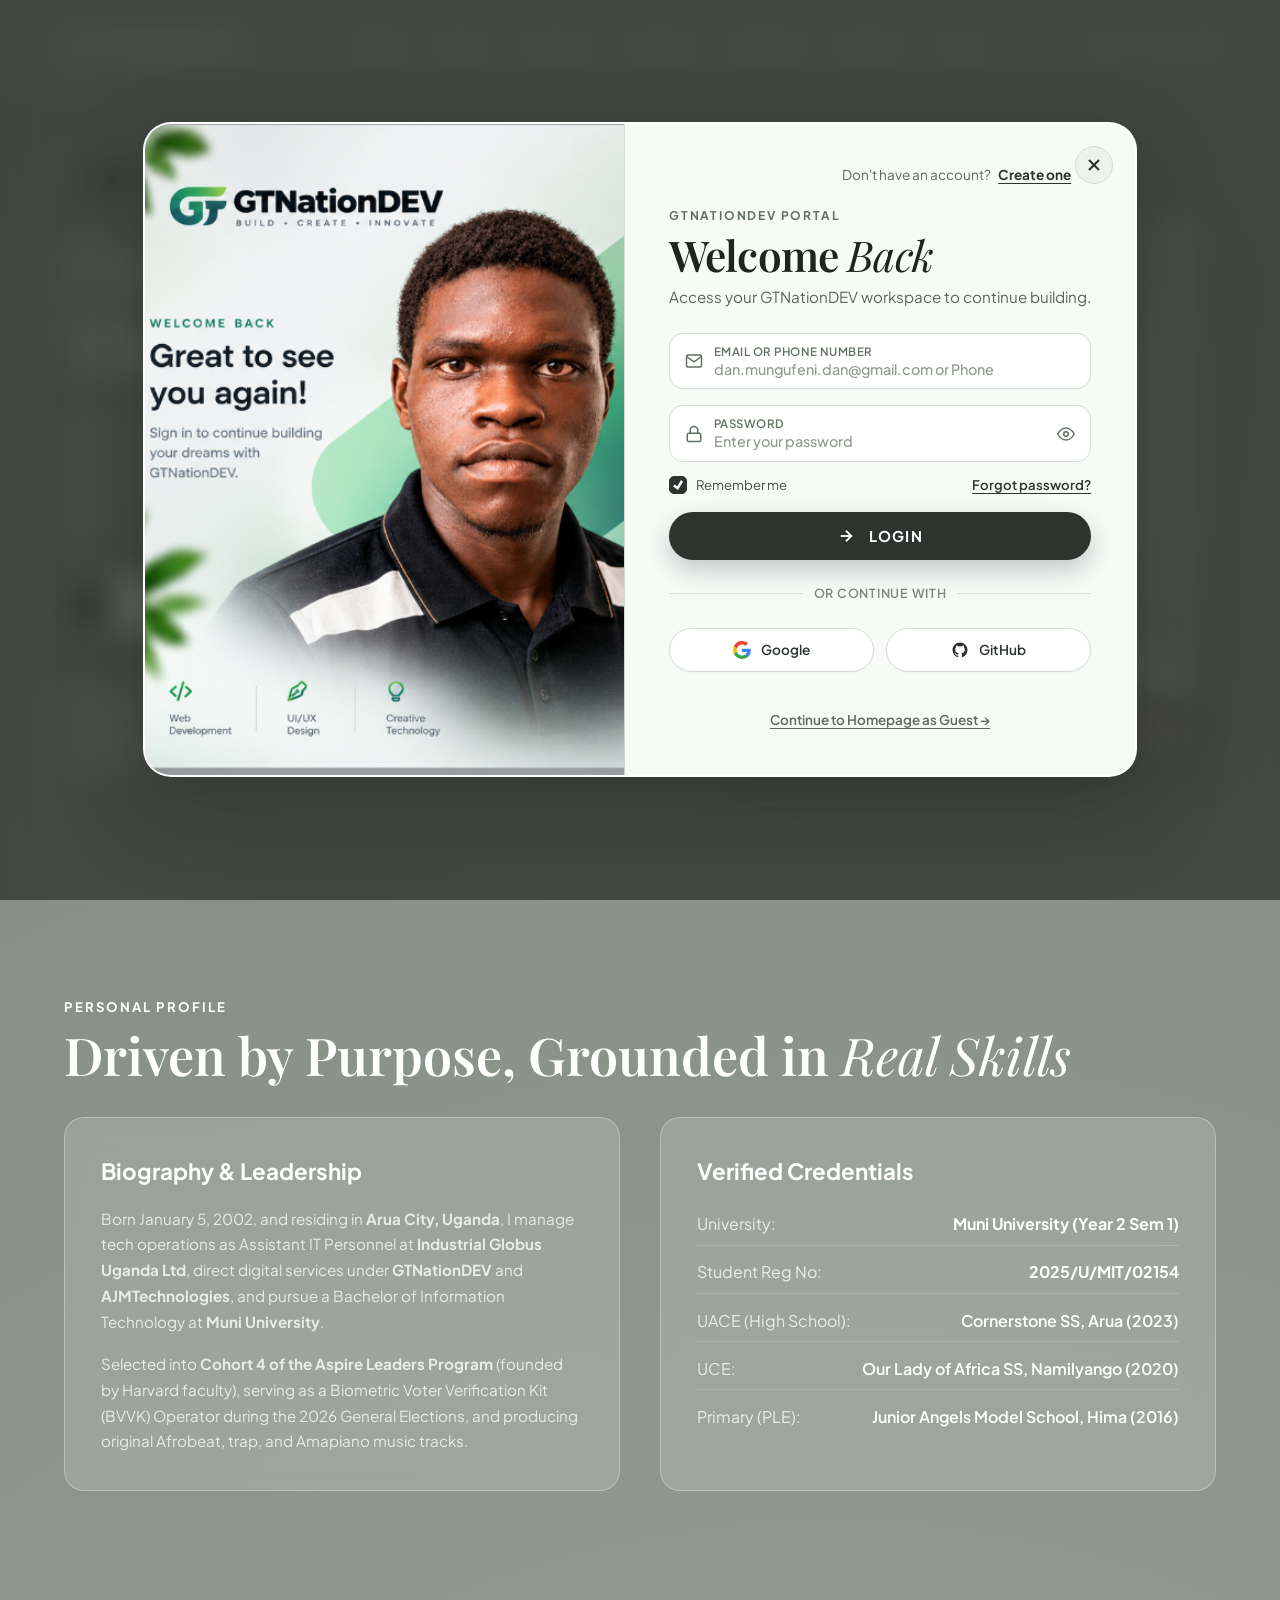
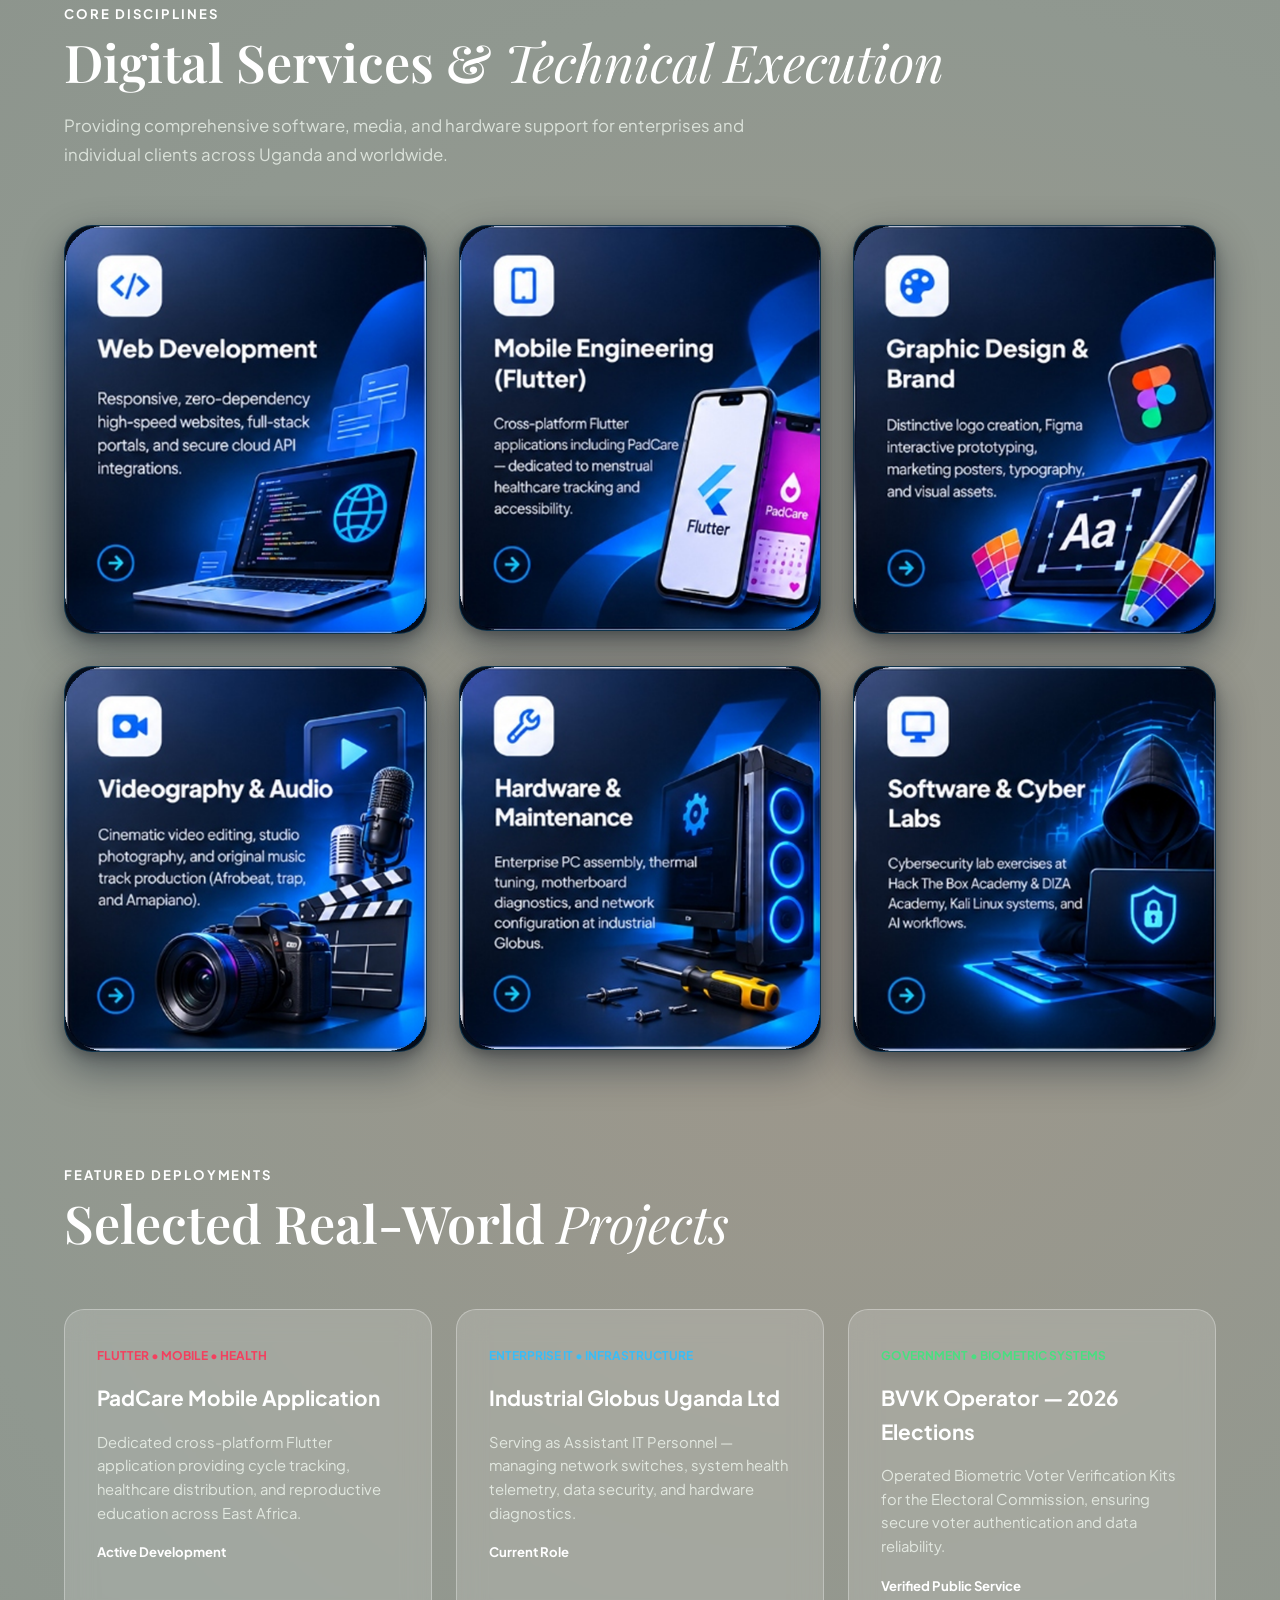
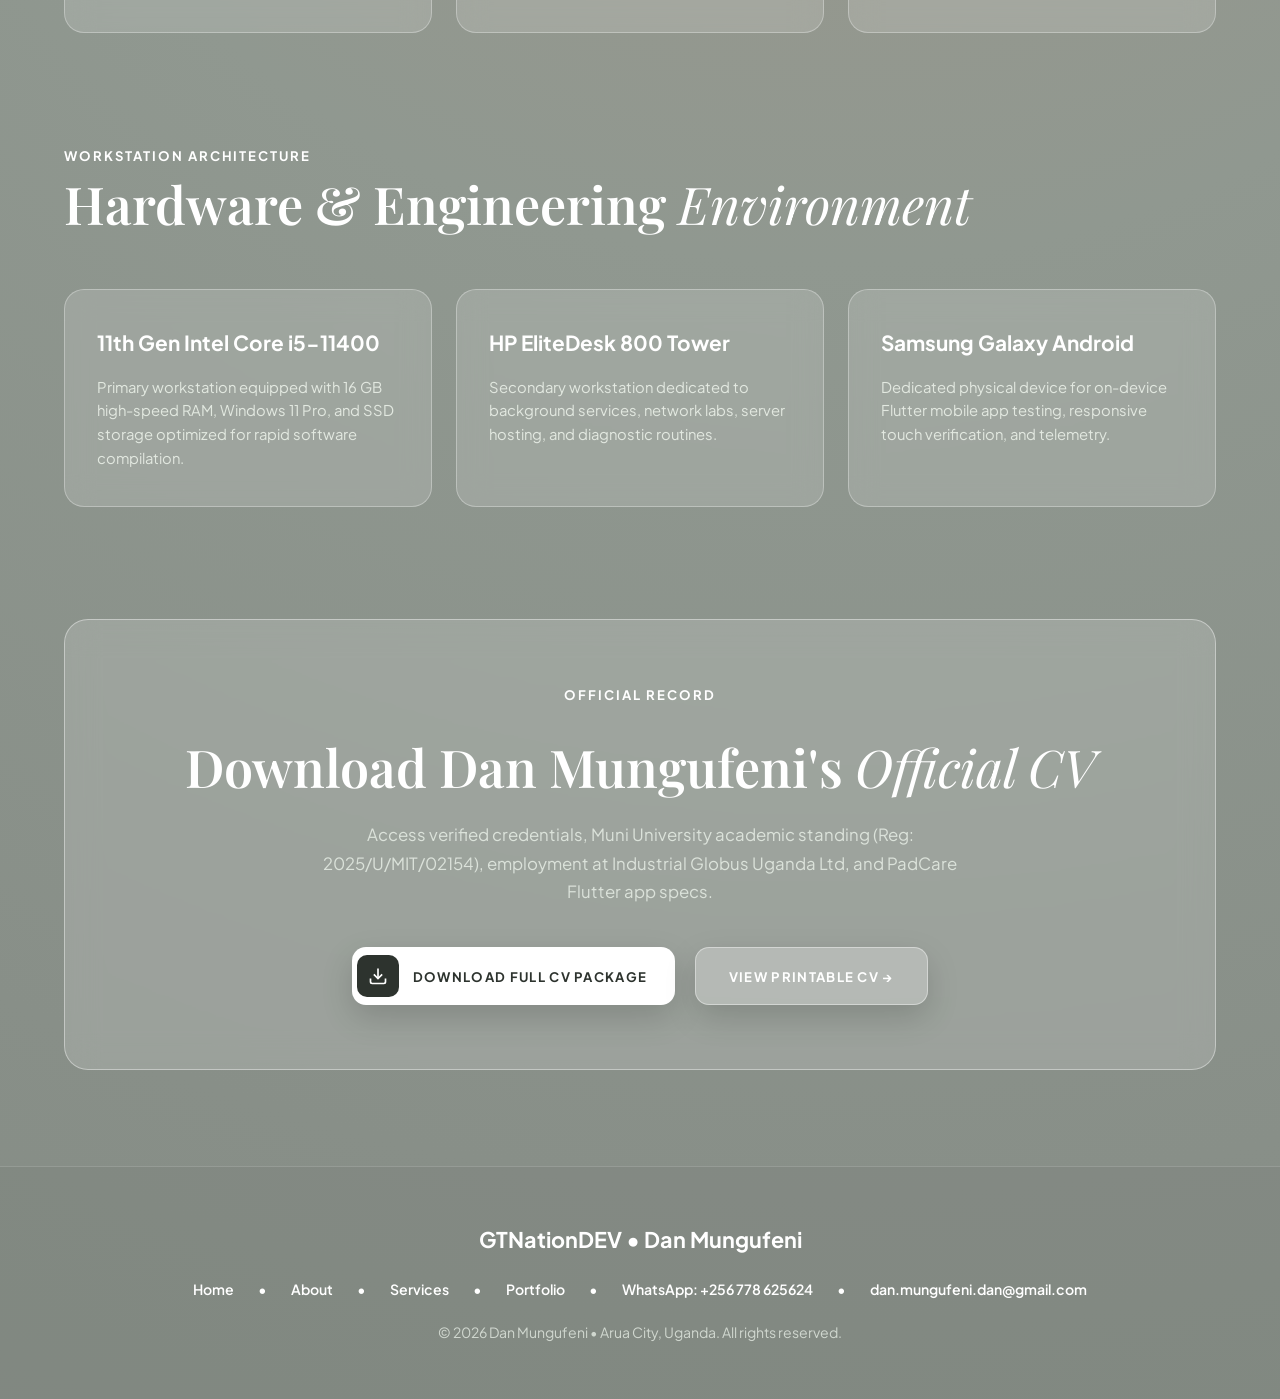
<file: index.html>
<!DOCTYPE html>
<html lang="en">
<head>
  <meta charset="UTF-8">
  <meta name="viewport" content="width=device-width, initial-scale=1.0">
  <title>GTNationDEV | Dan Mungufeni - Web Developer, IT Specialist & Creative Technologist</title>
  <meta name="description" content="Official portfolio of Dan Mungufeni (GTNationDEV) - Web Developer, Assistant IT Personnel at Industrial Globus Uganda Ltd, and BIT Scholar at Muni University.">
  <link rel="stylesheet" href="assets/css/style.css">
  <link rel="icon" type="image/png" sizes="32x32" href="assets/images/favicon-32x32.png">
  <link rel="icon" type="image/png" sizes="16x16" href="assets/images/favicon-16x16.png">
  <link rel="icon" type="image/png" href="assets/images/favicon.png">
  <link rel="shortcut icon" href="favicon.ico">
  <link rel="apple-touch-icon" sizes="180x180" href="assets/images/apple-touch-icon.png">
</head>
<body>

  <!-- ==========================================================================
       TOP NAVIGATION BAR
       ========================================================================== -->
  <header class="nestive-header">
    <div class="nestive-header-inner">
      <!-- Left Logo -->
      <a href="#home" class="nestive-brand">
        <svg class="nestive-brand-icon" viewBox="0 0 24 24" fill="none" stroke="currentColor">
          <path d="M3 10.5L12 3l9 7.5v9a2 2 0 0 1-2 2H5a2 2 0 0 1-2-2v-9z"/>
          <path d="M9 13.5L12 11l3 2.5V18H9v-4.5z"/>
        </svg>
        <span>GTNationDEV</span>
      </a>

      <!-- Center Nav Links with Bullets -->
      <nav class="nestive-nav">
        <a href="#home" class="active">Home</a>
        <span class="nav-bullet">&bull;</span>
        <a href="#about">About</a>
        <span class="nav-bullet">&bull;</span>
        <a href="#services">Services</a>
        <span class="nav-bullet">&bull;</span>
        <a href="#portfolio">Portfolio</a>
        <span class="nav-bullet">&bull;</span>
        <a href="#devices">Hardware</a>
        <span class="nav-bullet">&bull;</span>
        <a href="#resume" data-open-modal="download">Resume</a>
        <span class="nav-bullet">&bull;</span>
        <a href="#login" data-open-modal="login">Login</a>
      </nav>

      <!-- Right Controls -->
      <div class="nestive-controls">
        <button class="lang-selector">
          <span>EN</span>
          <svg width="14" height="14" viewBox="0 0 24 24" fill="none" stroke="currentColor" stroke-width="2.5"><polyline points="6 9 12 15 18 9"></polyline></svg>
        </button>

        <a href="https://wa.me/256778625624" target="_blank" class="icon-btn" title="Contact on WhatsApp">
          <svg width="18" height="18" viewBox="0 0 24 24" fill="none" stroke="currentColor" stroke-width="2.2"><path d="M22 16.92v3a2 2 0 0 1-2.18 2 19.79 19.79 0 0 1-8.63-3.07 19.5 19.5 0 0 1-6-6 19.79 19.79 0 0 1-3.07-8.67A2 2 0 0 1 4.11 2h3a2 2 0 0 1 2 1.72 12.84 12.84 0 0 0 .7 2.81 2 2 0 0 1-.45 2.11L8.09 9.91a16 16 0 0 0 6 6l1.27-1.27a2 2 0 0 1 2.11-.45 12.84 12.84 0 0 0 2.81.7A2 2 0 0 1 22 16.92z"></path></svg>
        </a>

        <button class="icon-btn" title="Sign In Portal" data-open-modal="login">
          <svg width="22" height="22" viewBox="0 0 24 24" fill="none" stroke="currentColor" stroke-width="2.2">
            <line x1="3" y1="6" x2="21" y2="6"></line>
            <line x1="3" y1="12" x2="21" y2="12"></line>
            <line x1="3" y1="18" x2="21" y2="18"></line>
          </svg>
        </button>

        <!-- Dynamic User Pill when Logged In -->
        <div id="headerUserBadge" class="user-profile-badge">
          <img src="assets/images/dan-mungufeni.jpg" alt="User Avatar" class="user-avatar-mini">
          <span id="headerUserName" class="user-name-mini">Dan Mungufeni</span>
          <button id="btnLogout" class="btn-logout-mini" title="Sign Out">
            <svg width="15" height="15" viewBox="0 0 24 24" fill="none" stroke="currentColor" stroke-width="2"><path d="M9 21H5a2 2 0 0 1-2-2V5a2 2 0 0 1 2-2h4"></path><polyline points="16 17 21 12 16 7"></polyline><line x1="21" y1="12" x2="9" y2="12"></line></svg>
          </button>
        </div>
      </div>
    </div>
  </header>

  <!-- ==========================================================================
       HERO SECTION (Matching Mockup Layout with Dan's Details)
       ========================================================================== -->
  <section class="nestive-hero" id="home">
    <div class="nestive-hero-grid">
      <!-- Left Column: Typography, Social Proof & Actions -->
      <div class="nestive-left-col">
        <!-- Avatar Stack Pill with Dan's Real Profile -->
        <div class="social-proof-pill">
          <div style="display: flex; align-items: center;">
            <img src="assets/images/dan-mungufeni.jpg" alt="Dan Mungufeni" style="width: 28px; height: 28px; border-radius: 50%; object-fit: cover; border: 2px solid #ffffff; z-index: 3;">
            <img src="assets/images/avatar-cluster.png" alt="Collaborators" class="avatar-cluster-img" style="margin-left: -10px; z-index: 2;">
          </div>
          <span class="social-proof-text">+100+ digital solutions delivered by &ldquo;GTNationDEV&rdquo;</span>
        </div>

        <!-- Editorial Serif Title -->
        <h1 class="hero-editorial-title">
          <span class="italic-part">Dan Mungufeni</span>
          <span class="roman-part">The Smart Way</span>
        </h1>

        <!-- Subtitle tailored to Dan's real profile -->
        <p class="hero-editorial-desc">
          Web Developer & Assistant IT Personnel at Industrial Globus Uganda Ltd. Muni University BIT scholar delivering web platforms, Flutter mobile apps (PadCare), graphic design, and hardware solutions &mdash; just four steps away from scalable reality!
        </p>

        <!-- CTA Buttons -->
        <div style="display: flex; gap: 1rem; flex-wrap: wrap; align-items: center; margin-bottom: 3.5rem;">
          <!-- Primary Split Button: See Portfolio -->
          <a href="#portfolio" class="split-cta-button" style="margin-bottom: 0;">
            <div class="split-cta-icon-box">
              <svg width="20" height="20" viewBox="0 0 24 24" fill="none" stroke="currentColor" stroke-width="2">
                <polyline points="16 18 22 12 16 6"></polyline>
                <polyline points="8 6 2 12 8 18"></polyline>
              </svg>
            </div>
            <span class="split-cta-label">See Portfolio</span>
          </a>

          <!-- Secondary Split Button: Download CV -->
          <button class="split-cta-button" style="margin-bottom: 0; background: rgba(255, 255, 255, 0.22); border: 1px solid rgba(255, 255, 255, 0.4);" data-open-modal="download">
            <div class="split-cta-icon-box" style="background: rgba(255, 255, 255, 0.25);">
              <svg width="20" height="20" viewBox="0 0 24 24" fill="none" stroke="#ffffff" stroke-width="2">
                <path d="M21 15v4a2 2 0 0 1-2 2H5a2 2 0 0 1-2-2v-4"></path>
                <polyline points="7 10 12 15 17 10"></polyline>
                <line x1="12" y1="15" x2="12" y2="3"></line>
              </svg>
            </div>
            <span class="split-cta-label" style="color: #ffffff;">Download CV</span>
          </button>
        </div>

        <!-- Four Interactive Glass Steps Tailored to Dan's Portfolio -->
        <div class="four-steps-row">
          <!-- Step 01: About Me -->
          <a href="#about" class="step-card-item">
            <div class="step-glass-box">
              <svg class="step-icon-stroke" viewBox="0 0 24 24" fill="none" stroke="currentColor" stroke-width="2">
                <path d="M20 21v-2a4 4 0 0 0-4-4H8a4 4 0 0 0-4 4v2"></path>
                <circle cx="12" cy="7" r="4"></circle>
              </svg>
              <span class="step-name-text">About Me</span>
            </div>
            <span class="step-number-tag">01</span>
          </a>

          <!-- Step 02: Services -->
          <a href="#services" class="step-card-item">
            <div class="step-glass-box">
              <svg class="step-icon-stroke" viewBox="0 0 24 24" fill="none" stroke="currentColor" stroke-width="2">
                <circle cx="12" cy="12" r="3"></circle>
                <path d="M19.4 15a1.65 1.65 0 0 0 .33 1.82l.06.06a2 2 0 0 1 0 2.83 2 2 0 0 1-2.83 0l-.06-.06a1.65 1.65 0 0 0-1.82-.33 1.65 1.65 0 0 0-1 1.51V21a2 2 0 0 1-2 2 2 2 0 0 1-2-2v-.09A1.65 1.65 0 0 0 9 19.4a1.65 1.65 0 0 0-1.82.33l-.06.06a2 2 0 0 1-2.83 0 2 2 0 0 1 0-2.83l.06-.06a1.65 1.65 0 0 0 .33-1.82 1.65 1.65 0 0 0-1.51-1H3a2 2 0 0 1-2-2 2 2 0 0 1 2-2h.09A1.65 1.65 0 0 0 4.6 9a1.65 1.65 0 0 0-.33-1.82l-.06-.06a2 2 0 0 1 0-2.83 2 2 0 0 1 2.83 0l.06.06a1.65 1.65 0 0 0 1.82.33H9a1.65 1.65 0 0 0 1-1.51V3a2 2 0 0 1 2-2 2 2 0 0 1 2 2v.09a1.65 1.65 0 0 0 1 1.51 1.65 1.65 0 0 0 1.82-.33l.06-.06a2 2 0 0 1 2.83 0 2 2 0 0 1 0 2.83l-.06.06a1.65 1.65 0 0 0-.33 1.82V9a1.65 1.65 0 0 0 1.51 1H21a2 2 0 0 1 2 2 2 2 0 0 1-2 2h-.09a1.65 1.65 0 0 0-1.51 1z"></path>
              </svg>
              <span class="step-name-text">Services</span>
            </div>
            <span class="step-number-tag">02</span>
          </a>

          <!-- Step 03: Projects -->
          <a href="#portfolio" class="step-card-item">
            <div class="step-glass-box">
              <svg class="step-icon-stroke" viewBox="0 0 24 24" fill="none" stroke="currentColor" stroke-width="2">
                <rect x="2" y="3" width="20" height="14" rx="2" ry="2"></rect>
                <line x1="8" y1="21" x2="16" y2="21"></line>
                <line x1="12" y1="17" x2="12" y2="21"></line>
              </svg>
              <span class="step-name-text">Portfolio</span>
            </div>
            <span class="step-number-tag">03</span>
          </a>

          <!-- Step 04: Download CV -->
          <div class="step-card-item" data-open-modal="download">
            <div class="step-glass-box">
              <svg class="step-icon-stroke" viewBox="0 0 24 24" fill="none" stroke="currentColor" stroke-width="2">
                <path d="M14 2H6a2 2 0 0 0-2 2v16a2 2 0 0 0 2 2h12a2 2 0 0 0 2-2V8z"></path>
                <polyline points="14 2 14 8 20 8"></polyline>
                <line x1="16" y1="13" x2="8" y2="13"></line>
                <line x1="16" y1="17" x2="8" y2="17"></line>
                <polyline points="10 9 9 9 8 9"></polyline>
              </svg>
              <span class="step-name-text">Download CV</span>
            </div>
            <span class="step-number-tag">04</span>
          </div>
        </div>
      </div>

      <!-- Right Column: Dan Mungufeni Studio Portrait Showcase -->
      <div class="nestive-right-col">
        <div class="portrait-studio-frame">
          <img src="assets/images/dan-mungufeni.jpg" alt="Dan Mungufeni - Web Developer & IT Specialist" class="dan-hero-portrait-img">
          
          <div class="portrait-glass-tag">
            <div class="pulse-indicator"></div>
            <div>
              <div class="tag-title">Dan Mungufeni</div>
              <div class="tag-sub">Web Developer &bull; Industrial Globus IT &bull; Arua City</div>
            </div>
          </div>
        </div>
      </div>
    </div>
  </section>

  <!-- ==========================================================================
       ABOUT & BIOGRAPHY SECTION
       ========================================================================== -->
  <section class="nestive-section" id="about">
    <div class="section-tag-subtle">Personal Profile</div>
    <h2 class="section-editorial-h2">Driven by Purpose, Grounded in <em>Real Skills</em></h2>
    
    <div style="display: grid; grid-template-columns: repeat(auto-fit, minmax(320px, 1fr)); gap: 2.5rem; margin-top: 2rem;">
      <div style="background: rgba(255, 255, 255, 0.14); backdrop-filter: blur(12px); border: 1px solid rgba(255, 255, 255, 0.3); border-radius: 20px; padding: 2.25rem;">
        <h3 style="font-size: 1.4rem; color: #ffffff; margin-bottom: 1rem;">Biography & Leadership</h3>
        <p style="font-size: 0.95rem; line-height: 1.7; color: #e6ede6; margin-bottom: 1rem;">
          Born January 5, 2002, and residing in <strong>Arua City, Uganda</strong>, I manage tech operations as Assistant IT Personnel at <strong>Industrial Globus Uganda Ltd</strong>, direct digital services under <strong>GTNationDEV</strong> and <strong>AJMTechnologies</strong>, and pursue a Bachelor of Information Technology at <strong>Muni University</strong>.
        </p>
        <p style="font-size: 0.95rem; line-height: 1.7; color: #e6ede6;">
          Selected into <strong>Cohort 4 of the Aspire Leaders Program</strong> (founded by Harvard faculty), serving as a Biometric Voter Verification Kit (BVVK) Operator during the 2026 General Elections, and producing original Afrobeat, trap, and Amapiano music tracks.
        </p>
      </div>

      <div style="background: rgba(255, 255, 255, 0.14); backdrop-filter: blur(12px); border: 1px solid rgba(255, 255, 255, 0.3); border-radius: 20px; padding: 2.25rem; display: flex; flex-direction: column; gap: 0.85rem;">
        <h3 style="font-size: 1.4rem; color: #ffffff; margin-bottom: 0.5rem;">Verified Credentials</h3>
        <div style="display: flex; justify-content: space-between; border-bottom: 1px solid rgba(255,255,255,0.15); padding-bottom: 0.5rem;">
          <span>University:</span>
          <span style="font-weight: 700; color: #ffffff;">Muni University (Year 2 Sem 1)</span>
        </div>
        <div style="display: flex; justify-content: space-between; border-bottom: 1px solid rgba(255,255,255,0.15); padding-bottom: 0.5rem;">
          <span>Student Reg No:</span>
          <span style="font-weight: 700; color: #ffffff;">2025/U/MIT/02154</span>
        </div>
        <div style="display: flex; justify-content: space-between; border-bottom: 1px solid rgba(255,255,255,0.15); padding-bottom: 0.5rem;">
          <span>UACE (High School):</span>
          <span style="font-weight: 600; color: #ffffff;">Cornerstone SS, Arua (2023)</span>
        </div>
        <div style="display: flex; justify-content: space-between; border-bottom: 1px solid rgba(255,255,255,0.15); padding-bottom: 0.5rem;">
          <span>UCE:</span>
          <span style="font-weight: 600; color: #ffffff;">Our Lady of Africa SS, Namilyango (2020)</span>
        </div>
        <div style="display: flex; justify-content: space-between;">
          <span>Primary (PLE):</span>
          <span style="font-weight: 600; color: #ffffff;">Junior Angels Model School, Hima (2016)</span>
        </div>
      </div>
    </div>
  </section>

  <!-- ==========================================================================
       SERVICES & CORE CAPABILITIES SECTION
       ========================================================================== -->
  <section class="nestive-section" id="services" style="padding-top: 1rem;">
    <div class="section-tag-subtle">Core Disciplines</div>
    <h2 class="section-editorial-h2">Digital Services & <em>Technical Execution</em></h2>
    <p class="section-lead-paragraph">
      Providing comprehensive software, media, and hardware support for enterprises and individual clients across Uganda and worldwide.
    </p>

    <div class="services-3d-grid">
      <!-- Card 1: Web Development -->
      <div class="service-showcase-card" data-open-modal="download" title="Explore Web Development">
        <div class="service-card-inner">
          <img src="assets/images/service-web-dev.png" alt="Web Development - Responsive, zero-dependency high-speed websites, full-stack portals, and secure cloud API integrations" class="service-card-visual" loading="lazy">
        </div>
      </div>

      <!-- Card 2: Mobile Engineering (Flutter) -->
      <div class="service-showcase-card" data-open-modal="download" title="Explore Mobile Engineering (Flutter)">
        <div class="service-card-inner">
          <img src="assets/images/service-mobile-flutter.png" alt="Mobile Engineering (Flutter) - Cross-platform Flutter applications including PadCare — dedicated to menstrual healthcare tracking and accessibility" class="service-card-visual" loading="lazy">
        </div>
      </div>

      <!-- Card 3: Graphic Design & Brand -->
      <div class="service-showcase-card" data-open-modal="download" title="Explore Graphic Design & Brand">
        <div class="service-card-inner">
          <img src="assets/images/service-graphic-brand.png" alt="Graphic Design & Brand - Distinctive logo creation, Figma interactive prototyping, marketing posters, typography, and visual assets" class="service-card-visual" loading="lazy">
        </div>
      </div>

      <!-- Card 4: Videography & Audio -->
      <div class="service-showcase-card" data-open-modal="download" title="Explore Videography & Audio">
        <div class="service-card-inner">
          <img src="assets/images/service-videography-audio.png" alt="Videography & Audio - Cinematic video editing, studio photography, and original music track production (Afrobeat, trap, and Amapiano)" class="service-card-visual" loading="lazy">
        </div>
      </div>

      <!-- Card 5: Hardware & Maintenance -->
      <div class="service-showcase-card" data-open-modal="download" title="Explore Hardware & Maintenance">
        <div class="service-card-inner">
          <img src="assets/images/service-hardware-maintenance.png" alt="Hardware & Maintenance - Enterprise PC assembly, thermal tuning, motherboard diagnostics, and network configuration at Industrial Globus" class="service-card-visual" loading="lazy">
        </div>
      </div>

      <!-- Card 6: Software & Cyber Labs -->
      <div class="service-showcase-card" data-open-modal="download" title="Explore Software & Cyber Labs">
        <div class="service-card-inner">
          <img src="assets/images/service-software-cyber.png" alt="Software & Cyber Labs - Cybersecurity lab exercises at Hack The Box Academy & DIZA Academy, Kali Linux systems, and AI workflows" class="service-card-visual" loading="lazy">
        </div>
      </div>
    </div>
  </section>

  <!-- ==========================================================================
       PORTFOLIO & ACTIVE PROJECTS SECTION
       ========================================================================== -->
  <section class="nestive-section" id="portfolio" style="padding-top: 1rem;">
    <div class="section-tag-subtle">Featured Deployments</div>
    <h2 class="section-editorial-h2">Selected Real-World <em>Projects</em></h2>
    
    <div class="nestive-card-grid">
      <!-- Project 1: PadCare App -->
      <div class="nestive-glass-card">
        <span style="font-size: 0.75rem; font-weight: 700; color: #f43f5e; text-transform: uppercase;">FLUTTER &bull; MOBILE &bull; HEALTH</span>
        <h3>PadCare Mobile Application</h3>
        <p>Dedicated cross-platform Flutter application providing cycle tracking, healthcare distribution, and reproductive education across East Africa.</p>
        <span style="font-size: 0.82rem; font-weight: 700; color: #ffffff;">Active Development</span>
      </div>

      <!-- Project 2: Industrial Globus IT Role -->
      <div class="nestive-glass-card">
        <span style="font-size: 0.75rem; font-weight: 700; color: #38bdf8; text-transform: uppercase;">ENTERPRISE IT &bull; INFRASTRUCTURE</span>
        <h3>Industrial Globus Uganda Ltd</h3>
        <p>Serving as Assistant IT Personnel &mdash; managing network switches, system health telemetry, data security, and hardware diagnostics.</p>
        <span style="font-size: 0.82rem; font-weight: 700; color: #ffffff;">Current Role</span>
      </div>

      <!-- Project 3: BVVK Electoral Commission -->
      <div class="nestive-glass-card">
        <span style="font-size: 0.75rem; font-weight: 700; color: #4ade80; text-transform: uppercase;">GOVERNMENT &bull; BIOMETRIC SYSTEMS</span>
        <h3>BVVK Operator &mdash; 2026 Elections</h3>
        <p>Operated Biometric Voter Verification Kits for the Electoral Commission, ensuring secure voter authentication and data reliability.</p>
        <span style="font-size: 0.82rem; font-weight: 700; color: #ffffff;">Verified Public Service</span>
      </div>
    </div>
  </section>

  <!-- ==========================================================================
       DEVICES & WORKSTATION RIG SECTION
       ========================================================================== -->
  <section class="nestive-section" id="devices" style="padding-top: 1rem;">
    <div class="section-tag-subtle">Workstation Architecture</div>
    <h2 class="section-editorial-h2">Hardware & Engineering <em>Environment</em></h2>

    <div class="nestive-card-grid">
      <div class="nestive-glass-card">
        <h3>11th Gen Intel Core i5-11400</h3>
        <p>Primary workstation equipped with 16 GB high-speed RAM, Windows 11 Pro, and SSD storage optimized for rapid software compilation.</p>
      </div>

      <div class="nestive-glass-card">
        <h3>HP EliteDesk 800 Tower</h3>
        <p>Secondary workstation dedicated to background services, network labs, server hosting, and diagnostic routines.</p>
      </div>

      <div class="nestive-glass-card">
        <h3>Samsung Galaxy Android</h3>
        <p>Dedicated physical device for on-device Flutter mobile app testing, responsive touch verification, and telemetry.</p>
      </div>
    </div>
  </section>

  <!-- ==========================================================================
       RESUME & CV DOWNLOAD SECTION
       ========================================================================== -->
  <section class="nestive-section" id="resume" style="padding-top: 1rem;">
    <div style="background: rgba(255, 255, 255, 0.16); backdrop-filter: blur(16px); border: 1px solid rgba(255, 255, 255, 0.4); border-radius: 24px; padding: 4rem 3rem; text-align: center; display: flex; flex-direction: column; align-items: center; gap: 1.5rem;">
      <div class="section-tag-subtle">Official Record</div>
      <h2 class="section-editorial-h2" style="margin-bottom: 0;">Download Dan Mungufeni's <em>Official CV</em></h2>
      <p class="section-lead-paragraph" style="text-align: center; margin: 0 auto;">
        Access verified credentials, Muni University academic standing (Reg: 2025/U/MIT/02154), employment at Industrial Globus Uganda Ltd, and PadCare Flutter app specs.
      </p>

      <div style="display: flex; gap: 1.25rem; flex-wrap: wrap; justify-content: center; margin-top: 1rem;">
        <button class="split-cta-button" style="margin-bottom: 0;" data-open-modal="download">
          <div class="split-cta-icon-box">
            <svg width="20" height="20" viewBox="0 0 24 24" fill="none" stroke="currentColor" stroke-width="2"><path d="M21 15v4a2 2 0 0 1-2 2H5a2 2 0 0 1-2-2v-4"></path><polyline points="7 10 12 15 17 10"></polyline><line x1="12" y1="15" x2="12" y2="3"></line></svg>
          </div>
          <span class="split-cta-label">Download Full CV Package</span>
        </button>

        <a href="assets/docs/Dan_Mungufeni_CV.html" target="_blank" class="split-cta-button" style="margin-bottom: 0; background: rgba(255,255,255,0.25); border: 1px solid rgba(255,255,255,0.4);">
          <span class="split-cta-label" style="color: #ffffff; padding: 0.8rem 1.75rem;">View Printable CV &rarr;</span>
        </a>
      </div>
    </div>
  </section>

  <!-- ==========================================================================
       FOOTER
       ========================================================================== -->
  <footer class="nestive-footer">
    <div class="nestive-footer-inner">
      <div style="font-size: 1.35rem; font-weight: 700; color: #ffffff;">GTNationDEV &bull; Dan Mungufeni</div>
      <div class="footer-nav-bullets">
        <a href="#home">Home</a>
        <span>&bull;</span>
        <a href="#about">About</a>
        <span>&bull;</span>
        <a href="#services">Services</a>
        <span>&bull;</span>
        <a href="#portfolio">Portfolio</a>
        <span>&bull;</span>
        <a href="https://wa.me/256778625624" target="_blank">WhatsApp: +256 778 625624</a>
        <span>&bull;</span>
        <a href="mailto:dan.mungufeni.dan@gmail.com">dan.mungufeni.dan@gmail.com</a>
      </div>
      <div>&copy; 2026 Dan Mungufeni &bull; Arua City, Uganda. All rights reserved.</div>
    </div>
  </footer>

  <!-- ==========================================================================
       AUTHENTICATION & DOWNLOAD MODAL
       ========================================================================== -->
  <div id="authModal" class="modal-overlay">
    <div class="auth-card">
      <div class="auth-hero-panel">
        <img id="authHeroImg" class="auth-hero-img" src="assets/images/hero-login.png" alt="GTNationDEV Dan Mungufeni">
      </div>

      <div class="auth-form-panel">
        <button id="modalCloseBtn" class="modal-close-btn" title="Close dialog">
          <svg width="20" height="20" viewBox="0 0 24 24" fill="none" stroke="currentColor" stroke-width="2.5">
            <line x1="18" y1="6" x2="6" y2="18"></line>
            <line x1="6" y1="6" x2="18" y2="18"></line>
          </svg>
        </button>

        <!-- VIEW 1: LOGIN -->
        <div id="loginView" class="auth-view-content active">
          <div class="auth-top-switch">
            <span>Don't have an account?</span>
            <a href="#register" data-switch-mode="register">
              Create one
              <svg width="15" height="15" viewBox="0 0 24 24" fill="none" stroke="currentColor" stroke-width="2.5"><line x1="5" y1="12" x2="19" y2="12"></line><polyline points="12 5 19 12 12 19"></polyline></svg>
            </a>
          </div>

          <div class="auth-header">
            <div class="auth-tag-subtle">GTNationDEV Portal</div>
            <h2 class="auth-title">Welcome <em>Back</em></h2>
            <p class="auth-subtitle">Access your GTNationDEV workspace to continue building.</p>
          </div>

          <form id="loginForm" class="auth-form" novalidate>
            <div class="form-group">
              <div class="input-container">
                <span class="input-icon-left">
                  <svg width="18" height="18" viewBox="0 0 24 24" fill="none" stroke="currentColor" stroke-width="2"><path d="M4 4h16c1.1 0 2 .9 2 2v12c0 1.1-.9 2-2 2H4c-1.1 0-2-.9-2-2V6c0-1.1.9-2 2-2z"></path><polyline points="22,6 12,13 2,6"></polyline></svg>
                </span>
                <div class="input-inner">
                  <span class="input-label-mini">Email or Phone Number</span>
                  <input type="text" id="loginIdentifier" class="form-input" placeholder="dan.mungufeni.dan@gmail.com or Phone" required>
                </div>
              </div>
            </div>

            <div class="form-group">
              <div class="input-container">
                <span class="input-icon-left">
                  <svg width="18" height="18" viewBox="0 0 24 24" fill="none" stroke="currentColor" stroke-width="2"><rect x="3" y="11" width="18" height="11" rx="2" ry="2"></rect><path d="M7 11V7a5 5 0 0 1 10 0v4"></path></svg>
                </span>
                <div class="input-inner">
                  <span class="input-label-mini">Password</span>
                  <input type="password" id="loginPassword" class="form-input" placeholder="Enter your password" required>
                </div>
                <button type="button" class="input-action-btn btn-toggle-password" data-target="loginPassword" title="Toggle password visibility">
                  <svg width="18" height="18" viewBox="0 0 24 24" fill="none" stroke="currentColor" stroke-width="2"><path d="M1 12s4-8 11-8 11 8 11 8-4 8-11 8-11-8-11-8z"></path><circle cx="12" cy="12" r="3"></circle></svg>
                </button>
              </div>
            </div>

            <div class="form-options-row">
              <label class="custom-checkbox-label">
                <input type="checkbox" id="rememberMe" class="custom-checkbox" checked>
                <span>Remember me</span>
              </label>
              <a href="#" class="forgot-password-link" onclick="alert('Password reset link sent to your registered email.'); return false;">Forgot password?</a>
            </div>

            <button type="submit" class="btn-auth-submit">
              <svg width="18" height="18" viewBox="0 0 24 24" fill="none" stroke="currentColor" stroke-width="2.5"><line x1="5" y1="12" x2="19" y2="12"></line><polyline points="12 5 19 12 12 19"></polyline></svg>
              <span>Login</span>
            </button>

            <div class="auth-separator">or continue with</div>

            <div class="social-buttons-grid">
              <button type="button" class="btn-social">
                <svg width="18" height="18" viewBox="0 0 24 24"><path fill="#4285F4" d="M23.745 12.27c0-.7-.06-1.4-.19-2.07H12v4.51h6.6c-.29 1.52-1.14 2.8-2.4 3.65v3.03h3.88c2.27-2.09 3.66-5.17 3.66-9.12z"/><path fill="#34A853" d="M12 24c3.24 0 5.95-1.08 7.93-2.91l-3.88-3.03c-1.08.72-2.45 1.16-4.05 1.16-3.12 0-5.77-2.1-6.72-4.93H1.27v3.13C3.25 21.31 7.31 24 12 24z"/><path fill="#FBBC05" d="M5.28 14.29c-.25-.72-.38-1.49-.38-2.29s.13-1.57.38-2.29V6.57H1.27C.46 8.19 0 10.03 0 12s.46 3.81 1.27 5.43l4.01-3.14z"/><path fill="#EA4335" d="M12 4.75c1.77 0 3.35.61 4.6 1.8l3.42-3.42C17.95 1.19 15.24 0 12 0 7.31 0 3.25 2.69 1.27 6.57l4.01 3.14c.95-2.83 3.6-4.96 6.72-4.96z"/></svg>
                <span>Google</span>
              </button>
              <button type="button" class="btn-social">
                <svg width="18" height="18" viewBox="0 0 24 24" fill="currentColor"><path fill-rule="evenodd" clip-rule="evenodd" d="M12 2C6.477 2 2 6.484 2 12.017c0 4.425 2.865 8.18 6.839 9.504.5.092.682-.217.682-.483 0-.237-.008-.868-.013-1.703-2.782.605-3.369-1.343-3.369-1.343-.454-1.158-1.11-1.466-1.11-1.466-.908-.62.069-.608.069-.608 1.003.07 1.53 1.032 1.53 1.032.892 1.53 2.341 1.088 2.91.832.092-.647.35-1.088.636-1.338-2.22-.253-4.555-1.113-4.555-4.951 0-1.093.39-1.988 1.029-2.688-.103-.253-.446-1.272.098-2.65 0 0 .84-.27 2.75 1.026A9.564 9.564 0 0112 6.844c.85.004 1.705.115 2.504.337 1.909-1.296 2.747-1.027 2.747-1.027.546 1.379.202 2.398.1 2.651.64.7 1.028 1.595 1.028 2.688 0 3.848-2.339 4.695-4.566 4.943.359.309.678.92.678 1.855 0 1.338-.012 2.419-.012 2.747 0 .268.18.58.688.482A10.019 10.019 0 0022 12.017C22 6.484 17.522 2 12 2z"/></svg>
                <span>GitHub</span>
              </button>
            </div>

            <div style="text-align: center; margin-top: 1rem;">
              <button type="button" class="btn-guest-bypass" id="guestBypassBtn">
                <span>Continue to Homepage as Guest &rarr;</span>
              </button>
            </div>
          </form>
        </div>

        <!-- VIEW 2: REGISTER -->
        <div id="registerView" class="auth-view-content">
          <div class="auth-top-switch">
            <span>Already have an account?</span>
            <a href="#login" data-switch-mode="login">
              Login
              <svg width="15" height="15" viewBox="0 0 24 24" fill="none" stroke="currentColor" stroke-width="2.5"><line x1="5" y1="12" x2="19" y2="12"></line><polyline points="12 5 19 12 12 19"></polyline></svg>
            </a>
          </div>

          <div class="auth-header">
            <div class="auth-tag-subtle">Join GTNationDEV</div>
            <h2 class="auth-title">Create <em>Account</em></h2>
            <p class="auth-subtitle">Fill in your details to create your GTNationDEV account and get started.</p>
          </div>

          <form id="registerForm" class="auth-form" novalidate>
            <div class="form-row">
              <div class="form-group">
                <div class="input-container">
                  <span class="input-icon-left">
                    <svg width="18" height="18" viewBox="0 0 24 24" fill="none" stroke="currentColor" stroke-width="2"><path d="M20 21v-2a4 4 0 0 0-4-4H8a4 4 0 0 0-4 4v2"></path><circle cx="12" cy="7" r="4"></circle></svg>
                  </span>
                  <div class="input-inner">
                    <span class="input-label-mini">Full Name</span>
                    <input type="text" id="regFullName" class="form-input" placeholder="Dan Mungufeni" required>
                  </div>
                </div>
              </div>

              <div class="form-group">
                <div class="input-container">
                  <span class="input-icon-left">
                    <svg width="18" height="18" viewBox="0 0 24 24" fill="none" stroke="currentColor" stroke-width="2"><path d="M4 4h16c1.1 0 2 .9 2 2v12c0 1.1-.9 2-2 2H4c-1.1 0-2-.9-2-2V6c0-1.1.9-2 2-2z"></path><polyline points="22,6 12,13 2,6"></polyline></svg>
                  </span>
                  <div class="input-inner">
                    <span class="input-label-mini">Email Address</span>
                    <input type="email" id="regEmail" class="form-input" placeholder="dan.mungufeni.dan@gmail.com" required>
                  </div>
                </div>
              </div>
            </div>

            <div class="form-row">
              <div class="form-group">
                <div class="input-container">
                  <span class="input-icon-left">
                    <svg width="18" height="18" viewBox="0 0 24 24" fill="none" stroke="currentColor" stroke-width="2"><path d="M22 16.92v3a2 2 0 0 1-2.18 2 19.79 19.79 0 0 1-8.63-3.07 19.5 19.5 0 0 1-6-6 19.79 19.79 0 0 1-3.07-8.67A2 2 0 0 1 4.11 2h3a2 2 0 0 1 2 1.72 12.84 12.84 0 0 0 .7 2.81 2 2 0 0 1-.45 2.11L8.09 9.91a16 16 0 0 0 6 6l1.27-1.27a2 2 0 0 1 2.11-.45 12.84 12.84 0 0 0 2.81.7A2 2 0 0 1 22 16.92z"></path></svg>
                  </span>
                  <div class="input-inner">
                    <span class="input-label-mini">Phone Number</span>
                    <input type="tel" id="regPhone" class="form-input" placeholder="+256 778 625624">
                  </div>
                </div>
              </div>

              <div class="form-group">
                <div class="input-container">
                  <span class="input-icon-left">
                    <svg width="18" height="18" viewBox="0 0 24 24" fill="none" stroke="currentColor" stroke-width="2"><rect x="3" y="11" width="18" height="11" rx="2" ry="2"></rect><path d="M7 11V7a5 5 0 0 1 10 0v4"></path></svg>
                  </span>
                  <div class="input-inner">
                    <span class="input-label-mini">Password</span>
                    <input type="password" id="regPassword" class="form-input" placeholder="Min 8 characters" required>
                  </div>
                  <button type="button" class="input-action-btn btn-toggle-password" data-target="regPassword">
                    <svg width="18" height="18" viewBox="0 0 24 24" fill="none" stroke="currentColor" stroke-width="2"><path d="M1 12s4-8 11-8 11 8 11 8-4 8-11 8-11-8-11-8z"></path><circle cx="12" cy="12" r="3"></circle></svg>
                  </button>
                </div>
              </div>
            </div>

            <div class="form-group">
              <div class="input-container">
                <span class="input-icon-left">
                  <svg width="18" height="18" viewBox="0 0 24 24" fill="none" stroke="currentColor" stroke-width="2"><rect x="3" y="11" width="18" height="11" rx="2" ry="2"></rect><path d="M7 11V7a5 5 0 0 1 10 0v4"></path></svg>
                </span>
                <div class="input-inner">
                  <span class="input-label-mini">Confirm Password</span>
                  <input type="password" id="regPasswordConfirm" class="form-input" placeholder="Re-enter password" required>
                </div>
                <button type="button" class="input-action-btn btn-toggle-password" data-target="regPasswordConfirm">
                  <svg width="18" height="18" viewBox="0 0 24 24" fill="none" stroke="currentColor" stroke-width="2"><path d="M1 12s4-8 11-8 11 8 11 8-4 8-11 8-11-8-11-8z"></path><circle cx="12" cy="12" r="3"></circle></svg>
                </button>
              </div>
            </div>

            <div class="form-group">
              <div class="input-container">
                <span class="input-icon-left">
                  <svg width="18" height="18" viewBox="0 0 24 24" fill="none" stroke="currentColor" stroke-width="2"><path d="M17 21v-2a4 4 0 0 0-4-4H5a4 4 0 0 0-4 4v2"></path><circle cx="9" cy="7" r="4"></circle><path d="M23 21v-2a4 4 0 0 0-3-3.87"></path><path d="M16 3.13a4 4 0 0 1 0 7.75"></path></svg>
                </span>
                <div class="input-inner">
                  <span class="input-label-mini">I am a</span>
                  <select id="regRole" class="form-select">
                    <option value="developer">Web Developer / Software Engineer</option>
                    <option value="it_support">IT Support / Systems Admin</option>
                    <option value="designer">UI/UX Designer & Creative</option>
                    <option value="client">Client / Business Partner</option>
                    <option value="student">Student / Aspire Leader</option>
                  </select>
                </div>
              </div>
            </div>

            <div class="form-options-row">
              <label class="custom-checkbox-label">
                <input type="checkbox" id="regTerms" class="custom-checkbox" checked required>
                <span>I agree to the Terms & Conditions and Privacy Policy</span>
              </label>
            </div>

            <button type="submit" class="btn-auth-submit">
              <svg width="20" height="20" viewBox="0 0 24 24" fill="none" stroke="currentColor" stroke-width="2"><path d="M16 21v-2a4 4 0 0 0-4-4H5a4 4 0 0 0-4 4v2"></path><circle cx="8.5" cy="7" r="4"></circle><line x1="20" y1="8" x2="20" y2="14"></line><line x1="23" y1="11" x2="17" y2="11"></line></svg>
              <span>Create Account</span>
            </button>

            <div class="auth-separator">or register with</div>

            <div class="social-buttons-grid">
              <button type="button" class="btn-social">
                <svg width="18" height="18" viewBox="0 0 24 24"><path fill="#4285F4" d="M23.745 12.27c0-.7-.06-1.4-.19-2.07H12v4.51h6.6c-.29 1.52-1.14 2.8-2.4 3.65v3.03h3.88c2.27-2.09 3.66-5.17 3.66-9.12z"/><path fill="#34A853" d="M12 24c3.24 0 5.95-1.08 7.93-2.91l-3.88-3.03c-1.08.72-2.45 1.16-4.05 1.16-3.12 0-5.77-2.1-6.72-4.93H1.27v3.13C3.25 21.31 7.31 24 12 24z"/><path fill="#FBBC05" d="M5.28 14.29c-.25-.72-.38-1.49-.38-2.29s.13-1.57.38-2.29V6.57H1.27C.46 8.19 0 10.03 0 12s.46 3.81 1.27 5.43l4.01-3.14z"/><path fill="#EA4335" d="M12 4.75c1.77 0 3.35.61 4.6 1.8l3.42-3.42C17.95 1.19 15.24 0 12 0 7.31 0 3.25 2.69 1.27 6.57l4.01 3.14c.95-2.83 3.6-4.96 6.72-4.96z"/></svg>
                <span>Google</span>
              </button>
              <button type="button" class="btn-social">
                <svg width="18" height="18" viewBox="0 0 24 24" fill="currentColor"><path fill-rule="evenodd" clip-rule="evenodd" d="M12 2C6.477 2 2 6.484 2 12.017c0 4.425 2.865 8.18 6.839 9.504.5.092.682-.217.682-.483 0-.237-.008-.868-.013-1.703-2.782.605-3.369-1.343-3.369-1.343-.454-1.158-1.11-1.466-1.11-1.466-.908-.62.069-.608.069-.608 1.003.07 1.53 1.032 1.53 1.032.892 1.53 2.341 1.088 2.91.832.092-.647.35-1.088.636-1.338-2.22-.253-4.555-1.113-4.555-4.951 0-1.093.39-1.988 1.029-2.688-.103-.253-.446-1.272.098-2.65 0 0 .84-.27 2.75 1.026A9.564 9.564 0 0112 6.844c.85.004 1.705.115 2.504.337 1.909-1.296 2.747-1.027 2.747-1.027.546 1.379.202 2.398.1 2.651.64.7 1.028 1.595 1.028 2.688 0 3.848-2.339 4.695-4.566 4.943.359.309.678.92.678 1.855 0 1.338-.012 2.419-.012 2.747 0 .268.18.58.688.482A10.019 10.019 0 0022 12.017C22 6.484 17.522 2 12 2z"/></svg>
                <span>GitHub</span>
              </button>
              <button type="button" class="btn-social">
                <svg width="18" height="18" viewBox="0 0 24 24" fill="currentColor"><path d="M18.244 2.25h3.308l-7.227 8.26 8.502 11.24H16.17l-5.214-6.817L4.99 21.75H1.68l7.73-8.835L1.254 2.25H8.08l4.713 6.231zm-1.161 17.52h1.833L7.084 4.126H5.117z"/></svg>
                <span>X (Twitter)</span>
              </button>
            </div>
          </form>
        </div>

        <!-- VIEW 3: DOWNLOAD CV -->
        <div id="downloadView" class="auth-view-content">
          <div class="auth-top-switch">
            <span>Already have an account?</span>
            <a href="#login" data-switch-mode="login">
              Login
              <svg width="15" height="15" viewBox="0 0 24 24" fill="none" stroke="currentColor" stroke-width="2.5"><line x1="5" y1="12" x2="19" y2="12"></line><polyline points="12 5 19 12 12 19"></polyline></svg>
            </a>
          </div>

          <div class="auth-header">
            <div class="auth-tag-subtle">Instant Access</div>
            <h2 class="auth-title">Download <em>CV & Specs</em></h2>
            <p class="auth-subtitle">Get instant access to Dan Mungufeni's official Curriculum Vitae, Muni University records, and project specs.</p>
          </div>

          <form id="downloadForm" class="auth-form" novalidate>
            <div class="download-pack-selector">
              <label class="pack-card-option active">
                <input type="radio" name="downloadPack" value="cv" checked>
                <div class="pack-title">
                  <span>Dan Mungufeni CV</span>
                  <span class="pack-badge">Recommended</span>
                </div>
                <div class="pack-desc">Full resume with Muni Univ BIT, Industrial Globus IT role, and PadCare app.</div>
              </label>

              <label class="pack-card-option">
                <input type="radio" name="downloadPack" value="portfolio">
                <div class="pack-title">
                  <span>Portfolio Pack</span>
                  <span class="pack-badge">ZIP/HTML</span>
                </div>
                <div class="pack-desc">Selected project case studies & live architecture notes.</div>
              </label>
            </div>

            <div class="form-row">
              <div class="form-group">
                <div class="input-container">
                  <span class="input-icon-left">
                    <svg width="18" height="18" viewBox="0 0 24 24" fill="none" stroke="currentColor" stroke-width="2"><path d="M20 21v-2a4 4 0 0 0-4-4H8a4 4 0 0 0-4 4v2"></path><circle cx="12" cy="7" r="4"></circle></svg>
                  </span>
                  <div class="input-inner">
                    <span class="input-label-mini">Your Name</span>
                    <input type="text" id="dlName" class="form-input" placeholder="e.g. Hiring Manager / Partner" required>
                  </div>
                </div>
              </div>

              <div class="form-group">
                <div class="input-container">
                  <span class="input-icon-left">
                    <svg width="18" height="18" viewBox="0 0 24 24" fill="none" stroke="currentColor" stroke-width="2"><path d="M4 4h16c1.1 0 2 .9 2 2v12c0 1.1-.9 2-2 2H4c-1.1 0-2-.9-2-2V6c0-1.1.9-2 2-2z"></path><polyline points="22,6 12,13 2,6"></polyline></svg>
                  </span>
                  <div class="input-inner">
                    <span class="input-label-mini">Work / Personal Email</span>
                    <input type="email" id="dlEmail" class="form-input" placeholder="partner@company.com" required>
                  </div>
                </div>
              </div>
            </div>

            <div id="downloadProgressBox" class="download-progress-box">
              <div class="progress-header">
                <span>Generating secure package...</span>
                <span>Please wait</span>
              </div>
              <div class="progress-bar-bg">
                <div id="downloadProgressBar" class="progress-bar-fill"></div>
              </div>
            </div>

            <button type="submit" class="btn-auth-submit">
              <svg width="20" height="20" viewBox="0 0 24 24" fill="none" stroke="currentColor" stroke-width="2"><path d="M21 15v4a2 2 0 0 1-2 2H5a2 2 0 0 1-2-2v-4"></path><polyline points="7 10 12 15 17 10"></polyline><line x1="12" y1="15" x2="12" y2="3"></line></svg>
              <span>Download CV Package Now</span>
            </button>
          </form>
        </div>

      </div>
    </div>
  </div>

  <div id="toastContainer" class="toast-container"></div>
  <script src="assets/js/main.js"></script>
</body>
</html>
</file>
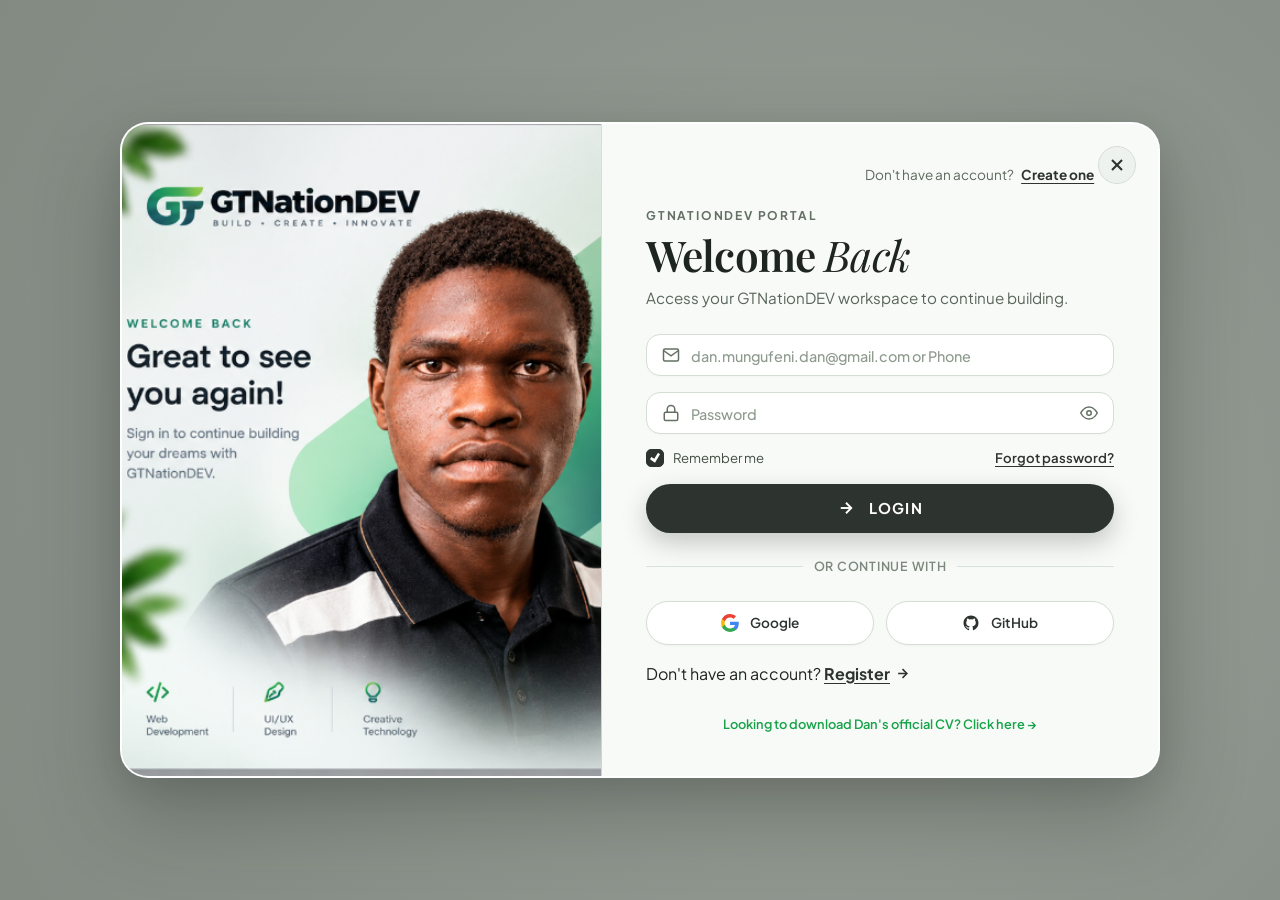
<file: auth.html>
<!DOCTYPE html>
<html lang="en">
<head>
  <meta charset="UTF-8">
  <meta name="viewport" content="width=device-width, initial-scale=1.0">
  <title>Account & Downloads | GTNationDEV</title>
  <link rel="stylesheet" href="assets/css/style.css">
  <link rel="icon" type="image/png" sizes="32x32" href="assets/images/favicon-32x32.png">
  <link rel="icon" type="image/png" sizes="16x16" href="assets/images/favicon-16x16.png">
  <link rel="icon" type="image/png" href="assets/images/favicon.png">
  <link rel="shortcut icon" href="favicon.ico">
  <link rel="apple-touch-icon" sizes="180x180" href="assets/images/apple-touch-icon.png">
</head>
<body style="background: radial-gradient(circle at 65% 55%, #9e978b 0%, #909890 35%, #888f88 70%, #828a82 100%); display: flex; align-items: center; justify-content: center; min-height: 100vh; padding: 1.5rem;">

  <main class="auth-wrapper" style="padding: 0; min-height: auto; width: 100%; display: flex; justify-content: center;">
    <div class="auth-card">
      
      <!-- Left Hero Showcase Panel -->
      <div class="auth-hero-panel">
        <img id="authHeroImg" class="auth-hero-img" src="assets/images/hero-login.png" alt="GTNationDEV Dan Mungufeni">
      </div>

      <!-- Right Form Panel -->
      <div class="auth-form-panel">
        <a href="index.html" class="modal-close-btn" title="Back to Portfolio">
          <svg width="20" height="20" viewBox="0 0 24 24" fill="none" stroke="currentColor" stroke-width="2.5">
            <line x1="18" y1="6" x2="6" y2="18"></line>
            <line x1="6" y1="6" x2="18" y2="18"></line>
          </svg>
        </a>

        <!-- VIEW 1: LOGIN VIEW -->
        <div id="loginView" class="auth-view-content active">
          <div class="auth-top-switch">
            <span>Don't have an account?</span>
            <a href="#register" data-switch-mode="register">
              Create one
              <svg width="15" height="15" viewBox="0 0 24 24" fill="none" stroke="currentColor" stroke-width="2.5"><line x1="5" y1="12" x2="19" y2="12"></line><polyline points="12 5 19 12 12 19"></polyline></svg>
            </a>
          </div>

          <div class="auth-header">
            <div class="auth-tag-subtle">GTNationDEV Portal</div>
            <h1 class="auth-title">Welcome <em>Back</em></h1>
            <p class="auth-subtitle">Access your GTNationDEV workspace to continue building.</p>
          </div>

          <form id="loginForm" class="auth-form" novalidate>
            <div class="form-group">
              <div class="input-container">
                <span class="input-icon-left">
                  <svg width="18" height="18" viewBox="0 0 24 24" fill="none" stroke="currentColor" stroke-width="2"><path d="M4 4h16c1.1 0 2 .9 2 2v12c0 1.1-.9 2-2 2H4c-1.1 0-2-.9-2-2V6c0-1.1.9-2 2-2z"></path><polyline points="22,6 12,13 2,6"></polyline></svg>
                </span>
                <div class="input-inner">
                  <input type="text" id="loginIdentifier" class="form-input" placeholder="dan.mungufeni.dan@gmail.com or Phone" required>
                </div>
              </div>
            </div>

            <div class="form-group">
              <div class="input-container">
                <span class="input-icon-left">
                  <svg width="18" height="18" viewBox="0 0 24 24" fill="none" stroke="currentColor" stroke-width="2"><rect x="3" y="11" width="18" height="11" rx="2" ry="2"></rect><path d="M7 11V7a5 5 0 0 1 10 0v4"></path></svg>
                </span>
                <div class="input-inner">
                  <input type="password" id="loginPassword" class="form-input" placeholder="Password" required>
                </div>
                <button type="button" class="input-action-btn btn-toggle-password" data-target="loginPassword" title="Toggle password visibility">
                  <svg width="18" height="18" viewBox="0 0 24 24" fill="none" stroke="currentColor" stroke-width="2"><path d="M1 12s4-8 11-8 11 8 11 8-4 8-11 8-11-8-11-8z"></path><circle cx="12" cy="12" r="3"></circle></svg>
                </button>
              </div>
            </div>

            <div class="form-options-row">
              <label class="custom-checkbox-label">
                <input type="checkbox" id="rememberMe" class="custom-checkbox" checked>
                <span>Remember me</span>
              </label>
              <a href="#" class="forgot-password-link" onclick="alert('Password reset link sent to your registered email.'); return false;">Forgot password?</a>
            </div>

            <button type="submit" class="btn-auth-submit">
              <svg width="18" height="18" viewBox="0 0 24 24" fill="none" stroke="currentColor" stroke-width="2.5"><line x1="5" y1="12" x2="19" y2="12"></line><polyline points="12 5 19 12 12 19"></polyline></svg>
              <span>Login</span>
            </button>

            <div class="auth-separator">or continue with</div>

            <div class="social-buttons-grid">
              <button type="button" class="btn-social">
                <svg width="18" height="18" viewBox="0 0 24 24"><path fill="#4285F4" d="M23.745 12.27c0-.7-.06-1.4-.19-2.07H12v4.51h6.6c-.29 1.52-1.14 2.8-2.4 3.65v3.03h3.88c2.27-2.09 3.66-5.17 3.66-9.12z"/><path fill="#34A853" d="M12 24c3.24 0 5.95-1.08 7.93-2.91l-3.88-3.03c-1.08.72-2.45 1.16-4.05 1.16-3.12 0-5.77-2.1-6.72-4.93H1.27v3.13C3.25 21.31 7.31 24 12 24z"/><path fill="#FBBC05" d="M5.28 14.29c-.25-.72-.38-1.49-.38-2.29s.13-1.57.38-2.29V6.57H1.27C.46 8.19 0 10.03 0 12s.46 3.81 1.27 5.43l4.01-3.14z"/><path fill="#EA4335" d="M12 4.75c1.77 0 3.35.61 4.6 1.8l3.42-3.42C17.95 1.19 15.24 0 12 0 7.31 0 3.25 2.69 1.27 6.57l4.01 3.14c.95-2.83 3.6-4.96 6.72-4.96z"/></svg>
                <span>Google</span>
              </button>
              <button type="button" class="btn-social">
                <svg width="18" height="18" viewBox="0 0 24 24" fill="currentColor"><path fill-rule="evenodd" clip-rule="evenodd" d="M12 2C6.477 2 2 6.484 2 12.017c0 4.425 2.865 8.18 6.839 9.504.5.092.682-.217.682-.483 0-.237-.008-.868-.013-1.703-2.782.605-3.369-1.343-3.369-1.343-.454-1.158-1.11-1.466-1.11-1.466-.908-.62.069-.608.069-.608 1.003.07 1.53 1.032 1.53 1.032.892 1.53 2.341 1.088 2.91.832.092-.647.35-1.088.636-1.338-2.22-.253-4.555-1.113-4.555-4.951 0-1.093.39-1.988 1.029-2.688-.103-.253-.446-1.272.098-2.65 0 0 .84-.27 2.75 1.026A9.564 9.564 0 0112 6.844c.85.004 1.705.115 2.504.337 1.909-1.296 2.747-1.027 2.747-1.027.546 1.379.202 2.398.1 2.651.64.7 1.028 1.595 1.028 2.688 0 3.848-2.339 4.695-4.566 4.943.359.309.678.92.678 1.855 0 1.338-.012 2.419-.012 2.747 0 .268.18.58.688.482A10.019 10.019 0 0022 12.017C22 6.484 17.522 2 12 2z"/></svg>
                <span>GitHub</span>
              </button>
            </div>

            <div class="auth-bottom-switch">
              <span>Don't have an account?</span>
              <a href="#register" class="auth-switch-link" data-switch-mode="register">
                Register
                <svg width="15" height="15" viewBox="0 0 24 24" fill="none" stroke="currentColor" stroke-width="2.5"><line x1="5" y1="12" x2="19" y2="12"></line><polyline points="12 5 19 12 12 19"></polyline></svg>
              </a>
            </div>

            <div style="text-align: center; margin-top: 0.5rem;">
              <a href="#download" data-switch-mode="download" style="font-size: 0.8rem; color: #16a34a; font-weight: 600;">
                Looking to download Dan's official CV? Click here &rarr;
              </a>
            </div>
          </form>
        </div>

        <!-- VIEW 2: REGISTER VIEW -->
        <div id="registerView" class="auth-view-content">
          <div class="auth-top-switch">
            <span>Already have an account?</span>
            <a href="#login" data-switch-mode="login">
              Login
              <svg width="15" height="15" viewBox="0 0 24 24" fill="none" stroke="currentColor" stroke-width="2.5"><line x1="5" y1="12" x2="19" y2="12"></line><polyline points="12 5 19 12 12 19"></polyline></svg>
            </a>
          </div>

          <div class="auth-header">
            <div class="auth-tag-subtle">Join GTNationDEV</div>
            <h1 class="auth-title">Create <em>Account</em></h1>
            <p class="auth-subtitle">Fill in your details to create your GTNationDEV account and get started.</p>
          </div>

          <form id="registerForm" class="auth-form" novalidate>
            <!-- Row 1: Full Name & Email -->
            <div class="form-row">
              <div class="form-group">
                <div class="input-container">
                  <span class="input-icon-left">
                    <svg width="18" height="18" viewBox="0 0 24 24" fill="none" stroke="currentColor" stroke-width="2"><path d="M20 21v-2a4 4 0 0 0-4-4H8a4 4 0 0 0-4 4v2"></path><circle cx="12" cy="7" r="4"></circle></svg>
                  </span>
                  <div class="input-inner">
                    <span class="input-label-mini">Full Name</span>
                    <input type="text" id="regFullName" class="form-input" placeholder="Dan Mungufeni" required>
                  </div>
                </div>
              </div>

              <div class="form-group">
                <div class="input-container">
                  <span class="input-icon-left">
                    <svg width="18" height="18" viewBox="0 0 24 24" fill="none" stroke="currentColor" stroke-width="2"><path d="M4 4h16c1.1 0 2 .9 2 2v12c0 1.1-.9 2-2 2H4c-1.1 0-2-.9-2-2V6c0-1.1.9-2 2-2z"></path><polyline points="22,6 12,13 2,6"></polyline></svg>
                  </span>
                  <div class="input-inner">
                    <span class="input-label-mini">Email Address</span>
                    <input type="email" id="regEmail" class="form-input" placeholder="dan.mungufeni.dan@gmail.com" required>
                  </div>
                </div>
              </div>
            </div>

            <!-- Row 2: Phone & Password -->
            <div class="form-row">
              <div class="form-group">
                <div class="input-container">
                  <span class="input-icon-left">
                    <svg width="18" height="18" viewBox="0 0 24 24" fill="none" stroke="currentColor" stroke-width="2"><path d="M22 16.92v3a2 2 0 0 1-2.18 2 19.79 19.79 0 0 1-8.63-3.07 19.5 19.5 0 0 1-6-6 19.79 19.79 0 0 1-3.07-8.67A2 2 0 0 1 4.11 2h3a2 2 0 0 1 2 1.72 12.84 12.84 0 0 0 .7 2.81 2 2 0 0 1-.45 2.11L8.09 9.91a16 16 0 0 0 6 6l1.27-1.27a2 2 0 0 1 2.11-.45 12.84 12.84 0 0 0 2.81.7A2 2 0 0 1 22 16.92z"></path></svg>
                  </span>
                  <div class="input-inner">
                    <span class="input-label-mini">Phone Number</span>
                    <input type="tel" id="regPhone" class="form-input" placeholder="+256 778 625624">
                  </div>
                </div>
              </div>

              <div class="form-group">
                <div class="input-container">
                  <span class="input-icon-left">
                    <svg width="18" height="18" viewBox="0 0 24 24" fill="none" stroke="currentColor" stroke-width="2"><rect x="3" y="11" width="18" height="11" rx="2" ry="2"></rect><path d="M7 11V7a5 5 0 0 1 10 0v4"></path></svg>
                  </span>
                  <div class="input-inner">
                    <span class="input-label-mini">Password</span>
                    <input type="password" id="regPassword" class="form-input" placeholder="Minimum 8 characters" required>
                  </div>
                  <button type="button" class="input-action-btn btn-toggle-password" data-target="regPassword" title="Toggle password visibility">
                    <svg width="18" height="18" viewBox="0 0 24 24" fill="none" stroke="currentColor" stroke-width="2"><path d="M1 12s4-8 11-8 11 8 11 8-4 8-11 8-11-8-11-8z"></path><circle cx="12" cy="12" r="3"></circle></svg>
                  </button>
                </div>
              </div>
            </div>

            <!-- Confirm Password -->
            <div class="form-group">
              <div class="input-container">
                <span class="input-icon-left">
                  <svg width="18" height="18" viewBox="0 0 24 24" fill="none" stroke="currentColor" stroke-width="2"><rect x="3" y="11" width="18" height="11" rx="2" ry="2"></rect><path d="M7 11V7a5 5 0 0 1 10 0v4"></path></svg>
                </span>
                <div class="input-inner">
                  <span class="input-label-mini">Confirm Password</span>
                  <input type="password" id="regConfirmPassword" class="form-input" placeholder="Re-enter your password" required>
                </div>
                <button type="button" class="input-action-btn btn-toggle-password" data-target="regConfirmPassword" title="Toggle password visibility">
                  <svg width="18" height="18" viewBox="0 0 24 24" fill="none" stroke="currentColor" stroke-width="2"><path d="M1 12s4-8 11-8 11 8 11 8-4 8-11 8-11-8-11-8z"></path><circle cx="12" cy="12" r="3"></circle></svg>
                </button>
              </div>
            </div>

            <!-- Role Selector -->
            <div class="form-group">
              <div class="input-container">
                <span class="input-icon-left">
                  <svg width="18" height="18" viewBox="0 0 24 24" fill="none" stroke="currentColor" stroke-width="2"><path d="M20 21v-2a4 4 0 0 0-4-4H8a4 4 0 0 0-4 4v2"></path><circle cx="12" cy="7" r="4"></circle></svg>
                </span>
                <div class="input-inner">
                  <span class="input-label-mini">I am a</span>
                  <select id="regRole" class="form-select">
                    <option value="" disabled selected>Select your role</option>
                    <option value="Client">Client / Project Owner</option>
                    <option value="Recruiter">Recruiter / Talent Scout</option>
                    <option value="Developer">Fellow Software Engineer</option>
                    <option value="Student">Student / Learner</option>
                    <option value="Collaborator">Open Source Collaborator</option>
                  </select>
                </div>
              </div>
            </div>

            <!-- Terms Checkbox -->
            <label class="custom-checkbox-label" style="align-items: flex-start;">
              <input type="checkbox" id="regTermsAgree" class="custom-checkbox" checked style="margin-top: 2px;">
              <span style="font-size: 0.8rem; line-height: 1.4;">
                I agree to the <a href="#" style="color: #15803d; font-weight: 600; text-decoration: underline;">Terms & Conditions</a> and <a href="#" style="color: #15803d; font-weight: 600; text-decoration: underline;">Privacy Policy</a>
              </span>
            </label>

            <!-- Submit Button -->
            <button type="submit" class="btn-auth-submit">
              <svg width="20" height="20" viewBox="0 0 24 24" fill="none" stroke="currentColor" stroke-width="2"><path d="M16 21v-2a4 4 0 0 0-4-4H5a4 4 0 0 0-4 4v2"></path><circle cx="8.5" cy="7" r="4"></circle><line x1="20" y1="8" x2="20" y2="14"></line><line x1="23" y1="11" x2="17" y2="11"></line></svg>
              <span>Create Account</span>
              <svg width="18" height="18" viewBox="0 0 24 24" fill="none" stroke="currentColor" stroke-width="2.5"><line x1="5" y1="12" x2="19" y2="12"></line><polyline points="12 5 19 12 12 19"></polyline></svg>
            </button>
          </form>
        </div>

        <!-- VIEW 3: DOWNLOAD FORM -->
        <div id="downloadView" class="auth-view-content">
          <div class="auth-top-switch">
            <span>Already have an account?</span>
            <a href="#login" data-switch-mode="login">
              Login
              <svg width="15" height="15" viewBox="0 0 24 24" fill="none" stroke="currentColor" stroke-width="2.5"><line x1="5" y1="12" x2="19" y2="12"></line><polyline points="12 5 19 12 12 19"></polyline></svg>
            </a>
          </div>

          <div class="auth-header">
            <div class="auth-tag-subtle">Instant Access</div>
            <h1 class="auth-title">Download <em>CV & Specs</em></h1>
            <p class="auth-subtitle">Get instant access to Dan Mungufeni's official Curriculum Vitae, Muni University records, and project specs.</p>
          </div>

          <form id="downloadForm" class="auth-form" novalidate>
            <div class="download-pack-selector">
              <label class="pack-card-option active">
                <input type="radio" name="downloadPack" value="cv" checked>
                <div class="pack-title">
                  <span>Dan Mungufeni CV</span>
                  <span class="pack-badge">Recommended</span>
                </div>
                <div class="pack-desc">Full resume with Muni Univ BIT standing, Industrial Globus IT role, and PadCare app.</div>
              </label>

              <label class="pack-card-option">
                <input type="radio" name="downloadPack" value="portfolio">
                <div class="pack-title">
                  <span>Portfolio Pack</span>
                  <span class="pack-badge">ZIP/HTML</span>
                </div>
                <div class="pack-desc">Selected project case studies & live architecture notes.</div>
              </label>
            </div>

            <div class="form-row">
              <div class="form-group">
                <div class="input-container">
                  <span class="input-icon-left">
                    <svg width="18" height="18" viewBox="0 0 24 24" fill="none" stroke="currentColor" stroke-width="2"><path d="M20 21v-2a4 4 0 0 0-4-4H8a4 4 0 0 0-4 4v2"></path><circle cx="12" cy="7" r="4"></circle></svg>
                  </span>
                  <div class="input-inner">
                    <span class="input-label-mini">Your Name</span>
                    <input type="text" id="dlName" class="form-input" placeholder="e.g. Hiring Manager / Partner" required>
                  </div>
                </div>
              </div>

              <div class="form-group">
                <div class="input-container">
                  <span class="input-icon-left">
                    <svg width="18" height="18" viewBox="0 0 24 24" fill="none" stroke="currentColor" stroke-width="2"><path d="M4 4h16c1.1 0 2 .9 2 2v12c0 1.1-.9 2-2 2H4c-1.1 0-2-.9-2-2V6c0-1.1.9-2 2-2z"></path><polyline points="22,6 12,13 2,6"></polyline></svg>
                  </span>
                  <div class="input-inner">
                    <span class="input-label-mini">Work / Personal Email</span>
                    <input type="email" id="dlEmail" class="form-input" placeholder="partner@company.com" required>
                  </div>
                </div>
              </div>
            </div>

            <div class="form-group">
              <div class="input-container">
                <span class="input-icon-left">
                  <svg width="18" height="18" viewBox="0 0 24 24" fill="none" stroke="currentColor" stroke-width="2"><rect x="2" y="7" width="20" height="14" rx="2" ry="2"></rect><path d="M16 21V5a2 2 0 0 0-2-2h-4a2 2 0 0 0-2 2v16"></path></svg>
                </span>
                <div class="input-inner">
                  <span class="input-label-mini">Organization or Hiring Company</span>
                  <input type="text" id="dlOrg" class="form-input" placeholder="e.g. Enterprise Client / Partner">
                </div>
              </div>
            </div>

            <div id="downloadProgressBox" class="download-progress-box">
              <div class="progress-header">
                <span>Generating secure package...</span>
                <span>Please wait</span>
              </div>
              <div class="progress-bar-bg">
                <div id="downloadProgressBar" class="progress-bar-fill"></div>
              </div>
            </div>

            <button type="submit" class="btn-auth-submit">
              <svg width="20" height="20" viewBox="0 0 24 24" fill="none" stroke="currentColor" stroke-width="2"><path d="M21 15v4a2 2 0 0 1-2 2H5a2 2 0 0 1-2-2v-4"></path><polyline points="7 10 12 15 17 10"></polyline><line x1="12" y1="15" x2="12" y2="3"></line></svg>
              <span>Download CV Package Now</span>
              <svg width="18" height="18" viewBox="0 0 24 24" fill="none" stroke="currentColor" stroke-width="2.5"><line x1="5" y1="12" x2="19" y2="12"></line><polyline points="12 5 19 12 12 19"></polyline></svg>
            </button>
          </form>
        </div>

      </div>
    </div>
  </main>

  <!-- Notification Toast Container -->
  <div id="toastContainer" class="toast-container"></div>

  <script src="assets/js/main.js"></script>
</body>
</html>
</file>
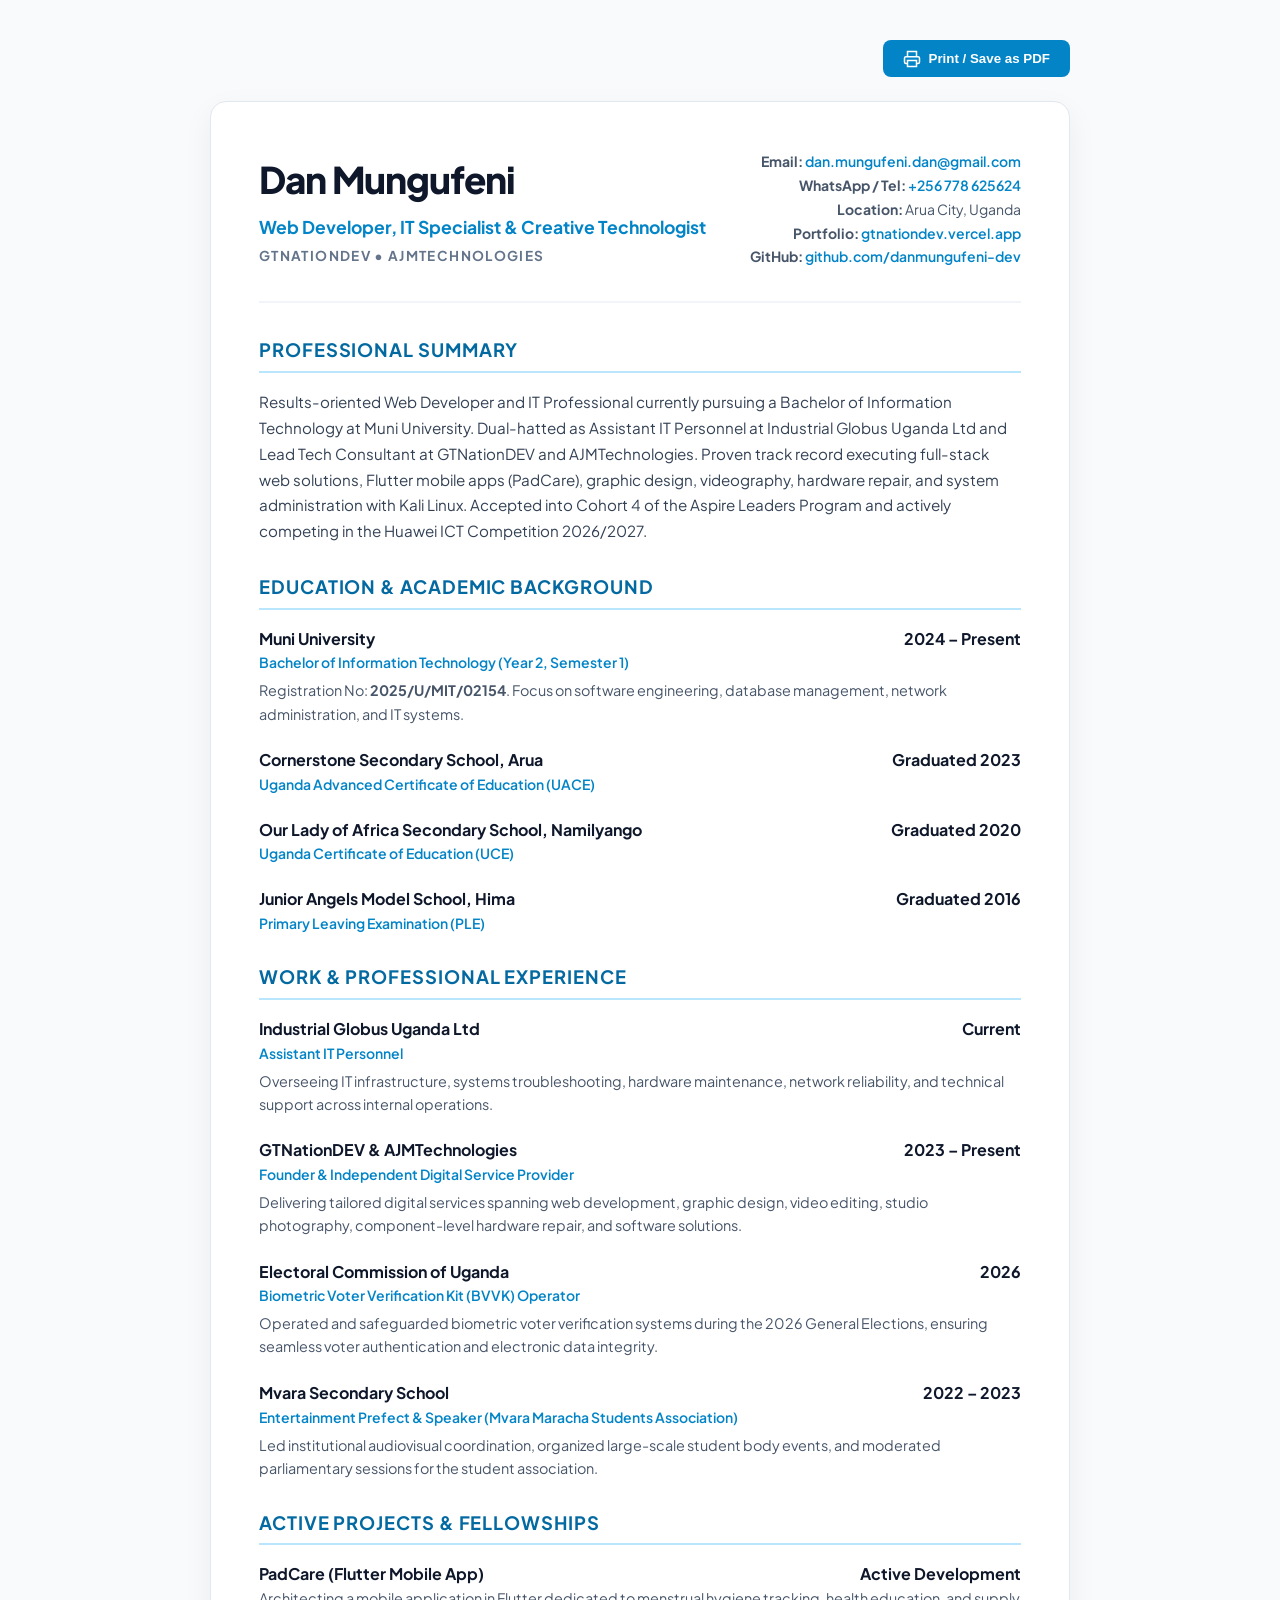
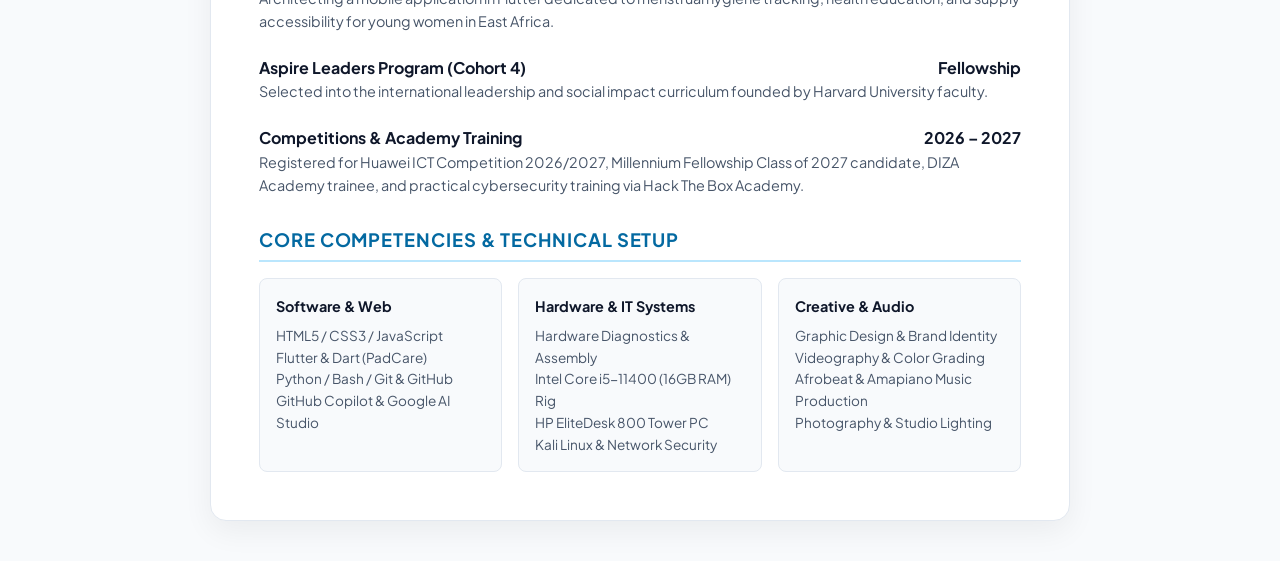
<file: assets/docs/Dan_Mungufeni_CV.html>
<!DOCTYPE html>
<html lang="en">
<head>
  <meta charset="UTF-8">
  <meta name="viewport" content="width=device-width, initial-scale=1.0">
  <title>Dan Mungufeni - Curriculum Vitae | GTNationDEV</title>
  <link rel="icon" type="image/png" sizes="32x32" href="../images/favicon-32x32.png">
  <link rel="icon" type="image/png" sizes="16x16" href="../images/favicon-16x16.png">
  <link rel="icon" type="image/png" href="../images/favicon.png">
  <link rel="shortcut icon" href="../../favicon.ico">
  <link rel="apple-touch-icon" sizes="180x180" href="../images/apple-touch-icon.png">
  <link rel="preconnect" href="https://fonts.googleapis.com">
  <link rel="preconnect" href="https://fonts.gstatic.com" crossorigin>
  <link href="https://fonts.googleapis.com/css2?family=Plus+Jakarta+Sans:wght@300;400;500;600;700;800&display=swap" rel="stylesheet">
  <style>
    :root {
      --primary: #0284c7;
      --primary-dark: #0369a1;
      --accent: #ec4899;
      --text-dark: #0f172a;
      --text-muted: #475569;
      --bg-page: #f8fafc;
      --border: #e2e8f0;
    }
    * { box-sizing: border-box; margin: 0; padding: 0; }
    body {
      font-family: 'Plus Jakarta Sans', sans-serif;
      background: var(--bg-page);
      color: var(--text-dark);
      line-height: 1.6;
      padding: 2.5rem 1rem;
    }
    .cv-container {
      max-width: 860px;
      margin: 0 auto;
      background: #ffffff;
      padding: 3rem;
      border-radius: 16px;
      box-shadow: 0 10px 30px rgba(0, 0, 0, 0.06);
      border: 1px solid var(--border);
    }
    .cv-header {
      display: flex;
      justify-content: space-between;
      align-items: flex-start;
      border-bottom: 2px solid #f1f5f9;
      padding-bottom: 2rem;
      margin-bottom: 2rem;
    }
    .cv-name {
      font-size: 2.3rem;
      font-weight: 800;
      color: var(--text-dark);
      letter-spacing: -0.03em;
    }
    .cv-title {
      font-size: 1.1rem;
      font-weight: 700;
      color: var(--primary);
      margin-top: 0.25rem;
    }
    .cv-brand {
      font-size: 0.85rem;
      font-weight: 700;
      letter-spacing: 0.1em;
      text-transform: uppercase;
      color: #64748b;
      margin-top: 0.25rem;
    }
    .cv-contact {
      text-align: right;
      font-size: 0.875rem;
      color: var(--text-muted);
      line-height: 1.7;
    }
    .cv-contact a {
      color: var(--primary);
      text-decoration: none;
      font-weight: 600;
    }
    .section-title {
      font-size: 1.15rem;
      font-weight: 700;
      text-transform: uppercase;
      letter-spacing: 0.05em;
      color: var(--primary-dark);
      border-bottom: 2px solid #bae6fd;
      padding-bottom: 0.4rem;
      margin: 1.75rem 0 1rem;
    }
    .summary-text {
      color: #334155;
      font-size: 0.95rem;
      line-height: 1.7;
    }
    .item-block {
      margin-bottom: 1.35rem;
    }
    .item-header {
      display: flex;
      justify-content: space-between;
      font-weight: 700;
      font-size: 1rem;
      color: var(--text-dark);
    }
    .item-sub {
      display: flex;
      justify-content: space-between;
      font-size: 0.875rem;
      color: var(--primary);
      font-weight: 600;
      margin-bottom: 0.35rem;
    }
    .item-desc {
      font-size: 0.9rem;
      color: #475569;
    }
    .skills-grid {
      display: grid;
      grid-template-columns: repeat(3, 1fr);
      gap: 1rem;
    }
    .skill-card {
      background: #f8fafc;
      padding: 1rem;
      border-radius: 8px;
      border: 1px solid var(--border);
    }
    .skill-title {
      font-weight: 700;
      font-size: 0.9rem;
      color: var(--text-dark);
      margin-bottom: 0.4rem;
    }
    .skill-list {
      list-style: none;
      font-size: 0.85rem;
      color: var(--text-muted);
      line-height: 1.6;
    }
    .print-actions {
      max-width: 860px;
      margin: 0 auto 1.5rem;
      display: flex;
      justify-content: flex-end;
      gap: 1rem;
    }
    .btn-print {
      background: var(--primary);
      color: white;
      border: none;
      padding: 0.6rem 1.25rem;
      border-radius: 8px;
      font-weight: 600;
      cursor: pointer;
      display: inline-flex;
      align-items: center;
      gap: 0.5rem;
    }
    @media print {
      body { background: white; padding: 0; }
      .cv-container { box-shadow: none; border: none; padding: 0; }
      .print-actions { display: none; }
    }
  </style>
</head>
<body>
  <div class="print-actions">
    <button class="btn-print" onclick="window.print()">
      <svg width="18" height="18" viewBox="0 0 24 24" fill="none" stroke="currentColor" stroke-width="2"><polyline points="6 9 6 2 18 2 18 9"></polyline><path d="M6 18H4a2 2 0 0 1-2-2v-5a2 2 0 0 1 2-2h16a2 2 0 0 1 2 2v5a2 2 0 0 1-2 2h-2"></path><rect x="6" y="14" width="12" height="8"></rect></svg>
      Print / Save as PDF
    </button>
  </div>

  <div class="cv-container">
    <header class="cv-header">
      <div>
        <h1 class="cv-name">Dan Mungufeni</h1>
        <div class="cv-title">Web Developer, IT Specialist & Creative Technologist</div>
        <div class="cv-brand">GTNationDEV &bull; AJMTechnologies</div>
      </div>
      <div class="cv-contact">
        <div><strong>Email:</strong> <a href="mailto:dan.mungufeni.dan@gmail.com">dan.mungufeni.dan@gmail.com</a></div>
        <div><strong>WhatsApp / Tel:</strong> <a href="tel:+256778625624">+256 778 625624</a></div>
        <div><strong>Location:</strong> Arua City, Uganda</div>
        <div><strong>Portfolio:</strong> <a href="https://gtnationdev.vercel.app" target="_blank">gtnationdev.vercel.app</a></div>
        <div><strong>GitHub:</strong> <a href="https://github.com/danmungufeni-dev" target="_blank">github.com/danmungufeni-dev</a></div>
      </div>
    </header>

    <section>
      <h2 class="section-title">Professional Summary</h2>
      <p class="summary-text">
        Results-oriented Web Developer and IT Professional currently pursuing a Bachelor of Information Technology at Muni University. Dual-hatted as Assistant IT Personnel at Industrial Globus Uganda Ltd and Lead Tech Consultant at GTNationDEV and AJMTechnologies. Proven track record executing full-stack web solutions, Flutter mobile apps (PadCare), graphic design, videography, hardware repair, and system administration with Kali Linux. Accepted into Cohort 4 of the Aspire Leaders Program and actively competing in the Huawei ICT Competition 2026/2027.
      </p>
    </section>

    <section>
      <h2 class="section-title">Education & Academic Background</h2>
      
      <div class="item-block">
        <div class="item-header">
          <span>Muni University</span>
          <span>2024 &ndash; Present</span>
        </div>
        <div class="item-sub">Bachelor of Information Technology (Year 2, Semester 1)</div>
        <p class="item-desc">Registration No: <strong>2025/U/MIT/02154</strong>. Focus on software engineering, database management, network administration, and IT systems.</p>
      </div>

      <div class="item-block">
        <div class="item-header">
          <span>Cornerstone Secondary School, Arua</span>
          <span>Graduated 2023</span>
        </div>
        <div class="item-sub">Uganda Advanced Certificate of Education (UACE)</div>
      </div>

      <div class="item-block">
        <div class="item-header">
          <span>Our Lady of Africa Secondary School, Namilyango</span>
          <span>Graduated 2020</span>
        </div>
        <div class="item-sub">Uganda Certificate of Education (UCE)</div>
      </div>

      <div class="item-block">
        <div class="item-header">
          <span>Junior Angels Model School, Hima</span>
          <span>Graduated 2016</span>
        </div>
        <div class="item-sub">Primary Leaving Examination (PLE)</div>
      </div>
    </section>

    <section>
      <h2 class="section-title">Work & Professional Experience</h2>
      
      <div class="item-block">
        <div class="item-header">
          <span>Industrial Globus Uganda Ltd</span>
          <span>Current</span>
        </div>
        <div class="item-sub">Assistant IT Personnel</div>
        <p class="item-desc">Overseeing IT infrastructure, systems troubleshooting, hardware maintenance, network reliability, and technical support across internal operations.</p>
      </div>

      <div class="item-block">
        <div class="item-header">
          <span>GTNationDEV & AJMTechnologies</span>
          <span>2023 &ndash; Present</span>
        </div>
        <div class="item-sub">Founder & Independent Digital Service Provider</div>
        <p class="item-desc">Delivering tailored digital services spanning web development, graphic design, video editing, studio photography, component-level hardware repair, and software solutions.</p>
      </div>

      <div class="item-block">
        <div class="item-header">
          <span>Electoral Commission of Uganda</span>
          <span>2026</span>
        </div>
        <div class="item-sub">Biometric Voter Verification Kit (BVVK) Operator</div>
        <p class="item-desc">Operated and safeguarded biometric voter verification systems during the 2026 General Elections, ensuring seamless voter authentication and electronic data integrity.</p>
      </div>

      <div class="item-block">
        <div class="item-header">
          <span>Mvara Secondary School</span>
          <span>2022 &ndash; 2023</span>
        </div>
        <div class="item-sub">Entertainment Prefect & Speaker (Mvara Maracha Students Association)</div>
        <p class="item-desc">Led institutional audiovisual coordination, organized large-scale student body events, and moderated parliamentary sessions for the student association.</p>
      </div>
    </section>

    <section>
      <h2 class="section-title">Active Projects & Fellowships</h2>
      
      <div class="item-block">
        <div class="item-header">
          <span>PadCare (Flutter Mobile App)</span>
          <span>Active Development</span>
        </div>
        <p class="item-desc">Architecting a mobile application in Flutter dedicated to menstrual hygiene tracking, health education, and supply accessibility for young women in East Africa.</p>
      </div>

      <div class="item-block">
        <div class="item-header">
          <span>Aspire Leaders Program (Cohort 4)</span>
          <span>Fellowship</span>
        </div>
        <p class="item-desc">Selected into the international leadership and social impact curriculum founded by Harvard University faculty.</p>
      </div>

      <div class="item-block">
        <div class="item-header">
          <span>Competitions & Academy Training</span>
          <span>2026 &ndash; 2027</span>
        </div>
        <p class="item-desc">Registered for Huawei ICT Competition 2026/2027, Millennium Fellowship Class of 2027 candidate, DIZA Academy trainee, and practical cybersecurity training via Hack The Box Academy.</p>
      </div>
    </section>

    <section>
      <h2 class="section-title">Core Competencies & Technical Setup</h2>
      <div class="skills-grid">
        <div class="skill-card">
          <div class="skill-title">Software & Web</div>
          <ul class="skill-list">
            <li>HTML5 / CSS3 / JavaScript</li>
            <li>Flutter & Dart (PadCare)</li>
            <li>Python / Bash / Git & GitHub</li>
            <li>GitHub Copilot & Google AI Studio</li>
          </ul>
        </div>
        <div class="skill-card">
          <div class="skill-title">Hardware & IT Systems</div>
          <ul class="skill-list">
            <li>Hardware Diagnostics & Assembly</li>
            <li>Intel Core i5-11400 (16GB RAM) Rig</li>
            <li>HP EliteDesk 800 Tower PC</li>
            <li>Kali Linux & Network Security</li>
          </ul>
        </div>
        <div class="skill-card">
          <div class="skill-title">Creative & Audio</div>
          <ul class="skill-list">
            <li>Graphic Design & Brand Identity</li>
            <li>Videography & Color Grading</li>
            <li>Afrobeat & Amapiano Music Production</li>
            <li>Photography & Studio Lighting</li>
          </ul>
        </div>
      </div>
    </section>
  </div>
</body>
</html>
</file>
<file: assets/css/style.css>
/* ==========================================================================
   Nestive / GTNationDEV - Design System
   Aesthetic: Warm Sage Alabaster Studio with Editorial Serif Typography
   Author: Dan Mungufeni (GTNationDEV)
   ========================================================================== */

@import url('https://fonts.googleapis.com/css2?family=Playfair+Display:ital,wght@0,500;0,600;0,700;1,400;1,500;1,600&family=Plus+Jakarta+Sans:wght@300;400;500;600;700;800&display=swap');

:root {
  /* Warm Sage Alabaster Studio Palette */
  --nestive-bg-top: #8b928b;
  --nestive-bg-mid: #989284;
  --nestive-bg-bot: #a8a199;
  
  --nestive-text-white: #ffffff;
  --nestive-text-light: #e8eee8;
  --nestive-text-muted: #cad2c9;
  --nestive-text-dim: #9aa299;

  --nestive-dark-btn: #2d332e;
  --nestive-dark-btn-hover: #1f2420;

  --glass-bg: rgba(255, 255, 255, 0.18);
  --glass-bg-hover: rgba(255, 255, 255, 0.28);
  --glass-border: rgba(255, 255, 255, 0.35);
  --glass-border-focus: rgba(255, 255, 255, 0.7);

  /* Modal Legacy Brand Colors */
  --primary: #16a34a;
  --primary-dark: #15803d;
  --primary-gradient: linear-gradient(135deg, #1b5e52 0%, #187749 55%, #22c55e 100%);
  --primary-gradient-hover: linear-gradient(135deg, #164e44 0%, #15803d 55%, #16a34a 100%);
  --border-light: #e2e8f0;

  /* Radii */
  --radius-xs: 6px;
  --radius-sm: 10px;
  --radius-md: 14px;
  --radius-lg: 20px;
  --radius-full: 9999px;

  /* Transitions */
  --trans-fast: 0.18s ease;
  --trans-normal: 0.3s cubic-bezier(0.4, 0, 0.2, 1);
  --trans-smooth: 0.5s cubic-bezier(0.16, 1, 0.3, 1);
}

/* Global Reset */
*, *::before, *::after {
  box-sizing: border-box;
  margin: 0;
  padding: 0;
}

html {
  font-size: 16px;
  scroll-behavior: smooth;
  background-color: var(--nestive-bg-top);
}

body {
  font-family: 'Plus Jakarta Sans', -apple-system, BlinkMacSystemFont, "Segoe UI", Roboto, sans-serif;
  color: var(--nestive-text-light);
  background: radial-gradient(circle at 65% 55%, #9e978b 0%, #909890 35%, #888f88 70%, #828a82 100%);
  min-height: 100vh;
  line-height: 1.6;
  overflow-x: hidden;
  -webkit-font-smoothing: antialiased;
}

a {
  color: inherit;
  text-decoration: none;
}

button, input, select, textarea {
  font-family: inherit;
  font-size: inherit;
  outline: none;
}

/* ==========================================================================
   NESTIVE HEADER (Top Navigation)
   ========================================================================== */
.nestive-header {
  position: fixed;
  top: 0;
  left: 0;
  width: 100%;
  z-index: 1000;
  padding: 1.75rem 4rem;
  background: rgba(139, 146, 139, 0.4);
  backdrop-filter: blur(16px);
  -webkit-backdrop-filter: blur(16px);
  border-bottom: 1px solid rgba(255, 255, 255, 0.08);
  transition: var(--trans-normal);
}

.nestive-header-inner {
  max-width: 1380px;
  margin: 0 auto;
  display: flex;
  align-items: center;
  justify-content: space-between;
}

/* Brand Logo */
.nestive-brand {
  display: flex;
  align-items: center;
  gap: 0.65rem;
  color: #ffffff;
  font-size: 1.35rem;
  font-weight: 700;
  letter-spacing: -0.01em;
}

.nestive-brand-icon {
  width: 26px;
  height: 26px;
  display: flex;
  align-items: center;
  justify-content: center;
  stroke-width: 2.2;
}

/* Center Nav with Bullets */
.nestive-nav {
  display: flex;
  align-items: center;
  gap: 1.15rem;
  list-style: none;
}

.nestive-nav a {
  font-size: 0.88rem;
  font-weight: 500;
  color: #e2e8e0;
  transition: color var(--trans-fast);
}

.nestive-nav a:hover, .nestive-nav a.active {
  color: #ffffff;
}

.nav-bullet {
  color: rgba(255, 255, 255, 0.45);
  font-size: 0.85rem;
}

/* Right Controls (Language, Search, Menu) */
.nestive-controls {
  display: flex;
  align-items: center;
  gap: 1.35rem;
  color: #e2e8e0;
}

.lang-selector {
  display: flex;
  align-items: center;
  gap: 0.25rem;
  font-size: 0.85rem;
  font-weight: 600;
  cursor: pointer;
  background: transparent;
  border: none;
  color: #e2e8e0;
}

.icon-btn {
  background: transparent;
  border: none;
  color: #e2e8e0;
  cursor: pointer;
  display: flex;
  align-items: center;
  justify-content: center;
  transition: transform var(--trans-fast), color var(--trans-fast);
}

.icon-btn:hover {
  color: #ffffff;
  transform: scale(1.1);
}

/* ==========================================================================
   NESTIVE HERO SECTION (Matching Mockup with 3D Smart Pavilion)
   ========================================================================== */
.nestive-hero {
  position: relative;
  min-height: 100vh;
  padding: 7rem 4rem 3.5rem;
  display: flex;
  align-items: center;
  max-width: 1380px;
  margin: 0 auto;
}

.nestive-hero-grid {
  display: grid;
  grid-template-columns: 1.1fr 0.9fr;
  align-items: center;
  width: 100%;
  gap: 2rem;
  position: relative;
  z-index: 10;
}

/* Left Hero Information */
.nestive-left-col {
  display: flex;
  flex-direction: column;
  align-items: flex-start;
  padding-right: 1.5rem;
}

/* Social Proof Avatar Banner */
.social-proof-pill {
  display: flex;
  align-items: center;
  gap: 0.85rem;
  margin-bottom: 2rem;
}

.avatar-cluster-img {
  height: 28px;
  width: auto;
  object-fit: contain;
  border-radius: var(--radius-full);
}

.social-proof-text {
  font-size: 0.825rem;
  color: #e6ede6;
  font-weight: 500;
  letter-spacing: 0.01em;
}

/* Editorial Serif Heading */
.hero-editorial-title {
  font-family: 'Playfair Display', Georgia, serif;
  font-size: 4.65rem;
  color: #ffffff;
  line-height: 1.1;
  letter-spacing: -0.01em;
  margin-bottom: 1.35rem;
}

.hero-editorial-title .italic-part {
  font-style: italic;
  font-weight: 400;
  display: block;
}

.hero-editorial-title .roman-part {
  font-style: normal;
  font-weight: 600;
  display: block;
}

/* Description */
.hero-editorial-desc {
  font-size: 1.025rem;
  line-height: 1.65;
  color: #dde4dc;
  max-width: 480px;
  margin-bottom: 2.25rem;
}

/* Split CTA Button */
.split-cta-button {
  display: inline-flex;
  align-items: center;
  background: #ffffff;
  border-radius: var(--radius-md);
  padding: 5px;
  cursor: pointer;
  border: none;
  box-shadow: 0 12px 32px rgba(0, 0, 0, 0.16);
  transition: transform var(--trans-fast), box-shadow var(--trans-fast);
  margin-bottom: 3.5rem;
  gap: 0.85rem;
}

.split-cta-button:hover {
  transform: translateY(-2px);
  box-shadow: 0 16px 40px rgba(0, 0, 0, 0.22);
}

.split-cta-icon-box {
  width: 42px;
  height: 42px;
  background: var(--nestive-dark-btn);
  border-radius: var(--radius-sm);
  display: flex;
  align-items: center;
  justify-content: center;
  color: #ffffff;
  flex-shrink: 0;
}

.split-cta-label {
  font-size: 0.82rem;
  font-weight: 700;
  letter-spacing: 0.1em;
  text-transform: uppercase;
  color: var(--nestive-dark-btn);
  padding-right: 1.4rem;
}

/* Four Glassmorphic Steps Row */
.four-steps-row {
  display: flex;
  align-items: flex-start;
  gap: 1.15rem;
  width: 100%;
}

.step-card-item {
  display: flex;
  flex-direction: column;
  gap: 0.65rem;
  cursor: pointer;
  transition: transform var(--trans-fast);
}

.step-card-item:hover {
  transform: translateY(-3px);
}

.step-glass-box {
  background: var(--glass-bg);
  backdrop-filter: blur(12px);
  -webkit-backdrop-filter: blur(12px);
  border: 1px solid var(--glass-border);
  border-radius: var(--radius-md);
  padding: 0.85rem 1rem;
  display: flex;
  flex-direction: column;
  gap: 0.65rem;
  min-width: 95px;
  transition: all var(--trans-fast);
}

.step-card-item:hover .step-glass-box {
  background: var(--glass-bg-hover);
  border-color: var(--glass-border-focus);
}

.step-icon-stroke {
  width: 20px;
  height: 20px;
  color: #ffffff;
}

.step-name-text {
  font-size: 0.72rem;
  font-weight: 600;
  color: #ffffff;
  white-space: nowrap;
}

.step-number-tag {
  font-size: 0.72rem;
  font-weight: 600;
  color: #c2c9c2;
  letter-spacing: 0.05em;
  padding-left: 0.2rem;
}

/* Right Hero Block (Dan Mungufeni Portrait in Luxury Studio Frame) */
.nestive-right-col {
  position: relative;
  display: flex;
  justify-content: center;
  align-items: center;
}

.portrait-studio-frame {
  position: relative;
  width: 100%;
  max-width: 480px;
  border-radius: 28px;
  overflow: hidden;
  background: rgba(255, 255, 255, 0.2);
  backdrop-filter: blur(14px);
  -webkit-backdrop-filter: blur(14px);
  border: 3px solid rgba(255, 255, 255, 0.5);
  box-shadow: 0 25px 60px rgba(35, 42, 35, 0.25), 0 10px 25px rgba(0, 0, 0, 0.1);
  animation: heroPortraitFloat 6s ease-in-out infinite;
}

.dan-hero-portrait-img {
  width: 100%;
  height: 520px;
  object-fit: cover;
  object-position: center top;
  display: block;
  transition: transform 0.5s ease;
}

.portrait-studio-frame:hover .dan-hero-portrait-img {
  transform: scale(1.03);
}

.portrait-glass-tag {
  position: absolute;
  bottom: 1.25rem;
  left: 1.25rem;
  right: 1.25rem;
  background: rgba(255, 255, 255, 0.32);
  backdrop-filter: blur(16px);
  -webkit-backdrop-filter: blur(16px);
  border: 1px solid rgba(255, 255, 255, 0.55);
  border-radius: 16px;
  padding: 0.85rem 1.15rem;
  display: flex;
  align-items: center;
  gap: 0.85rem;
  box-shadow: 0 10px 25px rgba(0, 0, 0, 0.15);
}

.pulse-indicator {
  width: 10px;
  height: 10px;
  border-radius: 50%;
  background: #22c55e;
  box-shadow: 0 0 0 3px rgba(34, 197, 94, 0.35);
  animation: pulseGreen 2s infinite;
  flex-shrink: 0;
}

@keyframes pulseGreen {
  0% { transform: scale(0.95); box-shadow: 0 0 0 0 rgba(34, 197, 94, 0.5); }
  70% { transform: scale(1); box-shadow: 0 0 0 8px rgba(34, 197, 94, 0); }
  100% { transform: scale(0.95); box-shadow: 0 0 0 0 rgba(34, 197, 94, 0); }
}

.tag-title {
  font-size: 0.95rem;
  font-weight: 700;
  color: #ffffff;
  line-height: 1.2;
}

.tag-sub {
  font-size: 0.78rem;
  color: #e6ede6;
  line-height: 1.3;
}

@keyframes heroPortraitFloat {
  0%, 100% { transform: translateY(0); }
  50% { transform: translateY(-7px); }
}

/* ==========================================================================
   NESTIVE CONTENT SECTIONS (Details, Bio, Projects & Hardware)
   ========================================================================== */
.nestive-section {
  padding: 6rem 4rem;
  max-width: 1380px;
  margin: 0 auto;
}

.section-tag-subtle {
  font-size: 0.82rem;
  font-weight: 700;
  letter-spacing: 0.15em;
  text-transform: uppercase;
  color: #ffffff;
  margin-bottom: 0.5rem;
}

.section-editorial-h2 {
  font-family: 'Playfair Display', serif;
  font-size: 3.25rem;
  font-weight: 600;
  color: #ffffff;
  line-height: 1.15;
  margin-bottom: 1.25rem;
}

.section-editorial-h2 em {
  font-style: italic;
  font-weight: 400;
}

.section-lead-paragraph {
  font-size: 1.05rem;
  color: #dbe2da;
  max-width: 680px;
  line-height: 1.7;
}

.nestive-card-grid {
  display: grid;
  grid-template-columns: repeat(auto-fit, minmax(280px, 1fr));
  gap: 1.5rem;
  margin-top: 3.5rem;
}

/* ==========================================================================
   3D CYBER SERVICES SHOWCASE GRID (High-Fidelity Match)
   ========================================================================== */
.services-3d-grid {
  display: grid;
  grid-template-columns: repeat(3, 1fr);
  gap: 2rem;
  margin-top: 3.5rem;
}

@media (max-width: 1080px) {
  .services-3d-grid {
    grid-template-columns: repeat(2, 1fr);
    gap: 1.5rem;
  }
}

@media (max-width: 640px) {
  .services-3d-grid {
    grid-template-columns: 1fr;
    max-width: 380px;
    margin-left: auto;
    margin-right: auto;
  }
}

.service-showcase-card {
  position: relative;
  border-radius: 28px;
  cursor: pointer;
  perspective: 1000px;
  transition: transform 0.4s cubic-bezier(0.16, 1, 0.3, 1);
}

.service-card-inner {
  position: relative;
  width: 100%;
  border-radius: 28px;
  overflow: hidden;
  background: #040c1a;
  box-shadow: 0 16px 40px rgba(5, 15, 30, 0.45), 0 4px 12px rgba(0, 0, 0, 0.25);
  border: 1.5px solid rgba(56, 189, 248, 0.22);
  transition: all 0.4s cubic-bezier(0.16, 1, 0.3, 1);
}

.service-card-visual {
  width: 100%;
  height: auto;
  display: block;
  object-fit: cover;
  border-radius: 26px;
  transition: transform 0.45s cubic-bezier(0.16, 1, 0.3, 1);
}

.service-showcase-card:hover {
  transform: translateY(-9px) scale(1.02);
}

.service-showcase-card:hover .service-card-inner {
  border-color: rgba(56, 189, 248, 0.65);
  box-shadow: 0 25px 60px rgba(14, 165, 233, 0.35), 0 8px 24px rgba(0, 0, 0, 0.4);
}

.service-showcase-card:hover .service-card-visual {
  transform: scale(1.02);
}

.nestive-glass-card {
  background: rgba(255, 255, 255, 0.15);
  backdrop-filter: blur(14px);
  -webkit-backdrop-filter: blur(14px);
  border: 1px solid rgba(255, 255, 255, 0.3);
  border-radius: var(--radius-lg);
  padding: 2.25rem 2rem;
  display: flex;
  flex-direction: column;
  gap: 1rem;
  transition: all var(--trans-normal);
}

.nestive-glass-card:hover {
  background: rgba(255, 255, 255, 0.24);
  transform: translateY(-6px);
  border-color: rgba(255, 255, 255, 0.55);
  box-shadow: 0 20px 40px rgba(0, 0, 0, 0.12);
}

.nestive-card-icon {
  width: 48px;
  height: 48px;
  border-radius: var(--radius-sm);
  background: #ffffff;
  color: var(--nestive-dark-btn);
  display: flex;
  align-items: center;
  justify-content: center;
}

.nestive-glass-card h3 {
  font-size: 1.3rem;
  font-weight: 700;
  color: #ffffff;
}

.nestive-glass-card p {
  font-size: 0.925rem;
  color: #e2e8e0;
  line-height: 1.6;
}

/* Footer Nestive */
.nestive-footer {
  border-top: 1px solid rgba(255, 255, 255, 0.15);
  padding: 3.5rem 4rem;
  background: rgba(120, 127, 120, 0.35);
  text-align: center;
  color: #d0d7cf;
  font-size: 0.88rem;
}

.nestive-footer-inner {
  max-width: 1380px;
  margin: 0 auto;
  display: flex;
  flex-direction: column;
  align-items: center;
  gap: 1.25rem;
}

.footer-nav-bullets {
  display: flex;
  gap: 1.5rem;
  font-weight: 600;
  color: #ffffff;
}

/* ==========================================================================
   AUTHENTICATION & DOWNLOAD MODAL
   (Nestive / GTNationDEV Studio Aesthetic - Warm Sage Alabaster & Editorial Serif)
   ========================================================================== */
.modal-overlay {
  position: fixed;
  top: 0;
  left: 0;
  width: 100vw;
  height: 100vh;
  background: rgba(38, 44, 38, 0.72);
  backdrop-filter: blur(16px);
  -webkit-backdrop-filter: blur(16px);
  z-index: 2000;
  display: none;
  place-content: center;
  padding: 1.5rem;
  opacity: 0;
  transition: opacity var(--trans-normal);
}

.modal-overlay.open {
  display: grid;
  opacity: 1;
  animation: modalBackdropFadeIn 0.35s cubic-bezier(0.16, 1, 0.3, 1) forwards;
}

.modal-overlay.open .auth-card {
  animation: modalCardEnter 0.4s cubic-bezier(0.16, 1, 0.3, 1) forwards;
}

@keyframes modalBackdropFadeIn {
  from {
    opacity: 0;
  }
  to {
    opacity: 1;
  }
}

@keyframes modalCardEnter {
  from {
    opacity: 0;
    transform: scale(0.94) translateY(14px);
  }
  to {
    opacity: 1;
    transform: scale(1) translateY(0);
  }
}

.auth-card {
  width: 100%;
  max-width: 1040px;
  background: #f8faf8;
  border-radius: 28px;
  box-shadow: 0 35px 85px rgba(30, 38, 30, 0.3), 0 10px 30px rgba(0, 0, 0, 0.08);
  display: grid;
  grid-template-columns: 480px 1fr;
  overflow: hidden;
  position: relative;
  border: 2px solid rgba(255, 255, 255, 0.9);
  color: #1e251f;
}

.auth-hero-panel {
  position: relative;
  background: linear-gradient(155deg, #e4ede4 0%, #d5e0d5 100%);
  overflow: hidden;
  display: flex;
  flex-direction: column;
  justify-content: space-between;
  min-height: 640px;
  border-right: 1px solid rgba(0, 0, 0, 0.06);
}

.auth-hero-img {
  position: absolute;
  top: 0;
  left: 0;
  width: 100%;
  height: 100%;
  object-fit: cover;
  object-position: center top;
  pointer-events: none;
}

.auth-form-panel {
  padding: 2.5rem 2.75rem;
  background: #f8faf8;
  display: flex;
  flex-direction: column;
  justify-content: center;
  position: relative;
  overflow-y: auto;
  max-height: 85vh;
}

.modal-close-btn {
  position: absolute;
  top: 1.35rem;
  right: 1.35rem;
  width: 38px;
  height: 38px;
  border-radius: 50%;
  background: #eef2ee;
  border: 1px solid #d4ded4;
  display: flex;
  align-items: center;
  justify-content: center;
  color: #2d332e;
  cursor: pointer;
  transition: all var(--trans-fast);
  z-index: 20;
}

.modal-close-btn:hover {
  background: #2d332e;
  color: #ffffff;
  border-color: #2d332e;
  transform: rotate(90deg);
}

.auth-top-switch {
  display: flex;
  justify-content: flex-end;
  align-items: center;
  font-size: 0.85rem;
  color: #5d695d;
  gap: 0.45rem;
  margin-bottom: 1.25rem;
}

.auth-top-switch a, .auth-switch-link {
  color: #2d332e;
  font-weight: 700;
  display: inline-flex;
  align-items: center;
  gap: 0.3rem;
  cursor: pointer;
  text-decoration: underline;
  text-underline-offset: 3px;
  transition: var(--trans-fast);
}

.auth-top-switch a:hover, .auth-switch-link:hover {
  color: #0f1410;
}

.auth-header {
  margin-bottom: 1.5rem;
}

.auth-tag-subtle {
  font-size: 0.75rem;
  font-weight: 700;
  letter-spacing: 0.15em;
  text-transform: uppercase;
  color: #637063;
  margin-bottom: 0.35rem;
}

.auth-title {
  font-family: 'Playfair Display', Georgia, serif;
  font-size: 2.65rem;
  font-weight: 600;
  letter-spacing: -0.02em;
  color: #1e251f;
  line-height: 1.15;
  margin-bottom: 0.45rem;
}

.auth-title em {
  font-style: italic;
  font-weight: 400;
}

.auth-subtitle {
  font-size: 0.95rem;
  color: #5a665a;
  line-height: 1.5;
}

.auth-form {
  display: flex;
  flex-direction: column;
  gap: 1rem;
}

.form-row {
  display: grid;
  grid-template-columns: 1fr 1fr;
  gap: 0.85rem;
}

.form-group {
  display: flex;
  flex-direction: column;
  gap: 0.35rem;
  position: relative;
}

.input-container {
  position: relative;
  display: flex;
  align-items: center;
  background: #ffffff;
  border: 1.5px solid #d4ded4;
  border-radius: var(--radius-md);
  padding: 0.65rem 0.95rem 0.65rem 2.75rem;
  transition: all var(--trans-fast);
  box-shadow: 0 1px 3px rgba(0, 0, 0, 0.02);
}

.input-container:focus-within {
  border-color: #2d332e;
  box-shadow: 0 0 0 3.5px rgba(45, 51, 46, 0.12);
}

.input-icon-left {
  position: absolute;
  left: 0.95rem;
  top: 50%;
  transform: translateY(-50%);
  color: #637063;
  display: flex;
  align-items: center;
  pointer-events: none;
}

.input-inner {
  display: flex;
  flex-direction: column;
  width: 100%;
}

.input-label-mini {
  font-size: 0.72rem;
  font-weight: 600;
  color: #637063;
  line-height: 1.2;
  text-transform: uppercase;
  letter-spacing: 0.04em;
}

.form-input, .form-select {
  width: 100%;
  border: none;
  background: transparent;
  font-size: 0.9rem;
  font-weight: 500;
  color: #1a221b;
  padding: 0.1rem 0 0;
}

.form-input::placeholder {
  color: #8e9a8e;
}

.form-select {
  cursor: pointer;
  appearance: none;
  -webkit-appearance: none;
}

.input-action-btn {
  background: transparent;
  border: none;
  cursor: pointer;
  color: #637063;
  display: flex;
  align-items: center;
  transition: var(--trans-fast);
}

.input-action-btn:hover {
  color: #1e251f;
}

.form-options-row {
  display: flex;
  align-items: center;
  justify-content: space-between;
  font-size: 0.85rem;
  margin-top: -0.2rem;
}

.custom-checkbox-label {
  display: flex;
  align-items: center;
  gap: 0.55rem;
  cursor: pointer;
  font-size: 0.825rem;
  color: #445044;
}

.custom-checkbox {
  appearance: none;
  -webkit-appearance: none;
  width: 18px;
  height: 18px;
  border: 1.75px solid #9aa79a;
  border-radius: 5px;
  background: #ffffff;
  display: grid;
  place-content: center;
  cursor: pointer;
  transition: all var(--trans-fast);
}

.custom-checkbox:checked {
  background-color: var(--nestive-dark-btn);
  border-color: var(--nestive-dark-btn);
}

.custom-checkbox:checked::before {
  content: "";
  width: 10px;
  height: 10px;
  background-color: #ffffff;
  clip-path: polygon(14% 44%, 0 65%, 50% 100%, 100% 16%, 80% 0%, 43% 62%);
}

.forgot-password-link {
  color: #2d332e;
  font-weight: 600;
  font-size: 0.825rem;
  text-decoration: underline;
  text-underline-offset: 3px;
}

.btn-auth-submit {
  width: 100%;
  display: flex;
  align-items: center;
  justify-content: center;
  gap: 0.85rem;
  padding: 0.95rem 1.6rem;
  background: var(--nestive-dark-btn);
  border: none;
  border-radius: var(--radius-full);
  color: #ffffff;
  font-size: 0.925rem;
  font-weight: 700;
  letter-spacing: 0.08em;
  text-transform: uppercase;
  cursor: pointer;
  box-shadow: 0 10px 25px rgba(45, 51, 46, 0.25);
  transition: all var(--trans-normal);
}

.btn-auth-submit:hover {
  background: var(--nestive-dark-btn-hover);
  transform: translateY(-2px);
  box-shadow: 0 14px 32px rgba(45, 51, 46, 0.35);
}

.auth-separator {
  display: flex;
  align-items: center;
  text-align: center;
  color: #7b887b;
  font-size: 0.78rem;
  font-weight: 600;
  text-transform: uppercase;
  letter-spacing: 0.06em;
  margin: 0.5rem 0;
}

.auth-separator::before,
.auth-separator::after {
  content: '';
  flex: 1;
  border-bottom: 1px solid #d8e2d8;
}

.auth-separator:not(:empty)::before { margin-right: 0.85em; }
.auth-separator:not(:empty)::after { margin-left: 0.85em; }

.social-buttons-grid {
  display: grid;
  grid-template-columns: repeat(auto-fit, minmax(90px, 1fr));
  gap: 0.75rem;
}

.btn-social {
  display: flex;
  align-items: center;
  justify-content: center;
  gap: 0.65rem;
  padding: 0.75rem 1rem;
  background: #ffffff;
  border: 1.5px solid #d4ded4;
  border-radius: var(--radius-full);
  color: #2d332e;
  font-size: 0.85rem;
  font-weight: 600;
  cursor: pointer;
  transition: all var(--trans-fast);
  box-shadow: 0 1px 3px rgba(0, 0, 0, 0.03);
}

.btn-social:hover {
  background: #eef2ee;
  border-color: #2d332e;
  transform: translateY(-1.5px);
}

.btn-guest-bypass {
  background: transparent;
  border: none;
  color: #5d695d;
  font-size: 0.84rem;
  font-weight: 600;
  cursor: pointer;
  display: inline-flex;
  align-items: center;
  gap: 0.45rem;
  padding: 0.45rem 1rem;
  border-radius: var(--radius-full);
  transition: all var(--trans-fast);
  text-decoration: underline;
  text-underline-offset: 3px;
}

.btn-guest-bypass:hover {
  color: #1e251f;
  background: rgba(45, 51, 46, 0.06);
}

.download-pack-selector {
  display: grid;
  grid-template-columns: 1fr 1fr;
  gap: 0.75rem;
  margin-bottom: 0.35rem;
}

.pack-card-option {
  position: relative;
  display: flex;
  flex-direction: column;
  gap: 0.35rem;
  padding: 0.85rem 1rem;
  border: 1.5px solid #d4ded4;
  border-radius: var(--radius-md);
  cursor: pointer;
  background: #ffffff;
  transition: all var(--trans-fast);
}

.pack-card-option input[type="radio"] {
  position: absolute;
  opacity: 0;
  pointer-events: none;
}

.pack-card-option.active, .pack-card-option:has(input[type="radio"]:checked) {
  border-color: #2d332e;
  background: #f2f5f2;
  box-shadow: 0 2px 8px rgba(45, 51, 46, 0.08);
}

.pack-title {
  font-size: 0.85rem;
  font-weight: 700;
  color: #1e251f;
  display: flex;
  align-items: center;
  justify-content: space-between;
}

.pack-desc {
  font-size: 0.75rem;
  color: #5d695d;
  line-height: 1.4;
}

.pack-badge {
  font-size: 0.65rem;
  font-weight: 700;
  letter-spacing: 0.05em;
  text-transform: uppercase;
  padding: 2px 7px;
  border-radius: var(--radius-full);
  background: #2d332e;
  color: #ffffff;
}

.download-progress-box {
  display: none;
  background: #f2f5f2;
  border: 1px solid #d4ded4;
  border-radius: var(--radius-md);
  padding: 0.85rem;
  margin-top: 0.75rem;
}

.progress-header {
  display: flex;
  justify-content: space-between;
  font-size: 0.8rem;
  font-weight: 600;
  color: #2d332e;
  margin-bottom: 0.4rem;
}

.progress-bar-bg {
  width: 100%;
  height: 6px;
  background: #d8e2d8;
  border-radius: var(--radius-full);
  overflow: hidden;
}

.progress-bar-fill {
  width: 0%;
  height: 100%;
  background: #2d332e;
  border-radius: var(--radius-full);
  transition: width 0.3s ease;
}

.auth-view-content {
  display: none;
}

.auth-view-content.active {
  display: block;
}

/* User pill on Header */
.user-profile-badge {
  display: none;
  align-items: center;
  gap: 0.65rem;
  background: rgba(255, 255, 255, 0.25);
  padding: 0.35rem 0.85rem 0.35rem 0.45rem;
  border-radius: var(--radius-full);
  border: 1px solid rgba(255, 255, 255, 0.4);
}

.user-avatar-mini {
  width: 30px;
  height: 30px;
  border-radius: 50%;
  object-fit: cover;
  border: 1.5px solid #ffffff;
}

.user-name-mini {
  font-size: 0.85rem;
  font-weight: 600;
  color: #ffffff;
}

.btn-logout-mini {
  background: transparent;
  border: none;
  color: #ffffff;
  cursor: pointer;
  display: flex;
  align-items: center;
}

/* Toast Container */
.toast-container {
  position: fixed;
  bottom: 2rem;
  right: 2rem;
  z-index: 9999;
  display: flex;
  flex-direction: column;
  gap: 0.75rem;
}

.toast-msg {
  background: #ffffff;
  border-left: 4px solid #16a34a;
  border-radius: var(--radius-md);
  box-shadow: 0 10px 25px rgba(0, 0, 0, 0.25);
  padding: 0.85rem 1.25rem;
  display: flex;
  align-items: center;
  gap: 0.85rem;
  font-size: 0.9rem;
  font-weight: 600;
  color: #1f2937;
  animation: slideInRight 0.3s ease;
}

.toast-msg.error {
  border-left-color: #ef4444;
}

@keyframes slideInRight {
  from { transform: translateX(100%); opacity: 0; }
  to { transform: translateX(0); opacity: 1; }
}

/* ==========================================================================
   RESPONSIVENESS
   ========================================================================== */
@media (max-width: 1100px) {
  .hero-editorial-title { font-size: 3.75rem; }
  .nestive-hero-grid { grid-template-columns: 1fr; gap: 3rem; }
  .nestive-left-col { padding-right: 0; }
  .nestive-header { padding: 1.5rem 2rem; }
  .nestive-hero { padding: 6.5rem 2rem 3rem; }
  .nestive-section { padding: 4.5rem 2rem; }
}

@media (max-width: 820px) {
  .nestive-nav { display: none; }
  .hero-editorial-title { font-size: 3rem; }
  .four-steps-row { flex-wrap: wrap; }
  .auth-card { grid-template-columns: 1fr; }
  .auth-hero-panel { min-height: 220px; height: 220px; }
}

@media (max-width: 480px) {
  .hero-editorial-title { font-size: 2.35rem; }
  .split-cta-button { width: 100%; justify-content: flex-start; }
}
</file>
